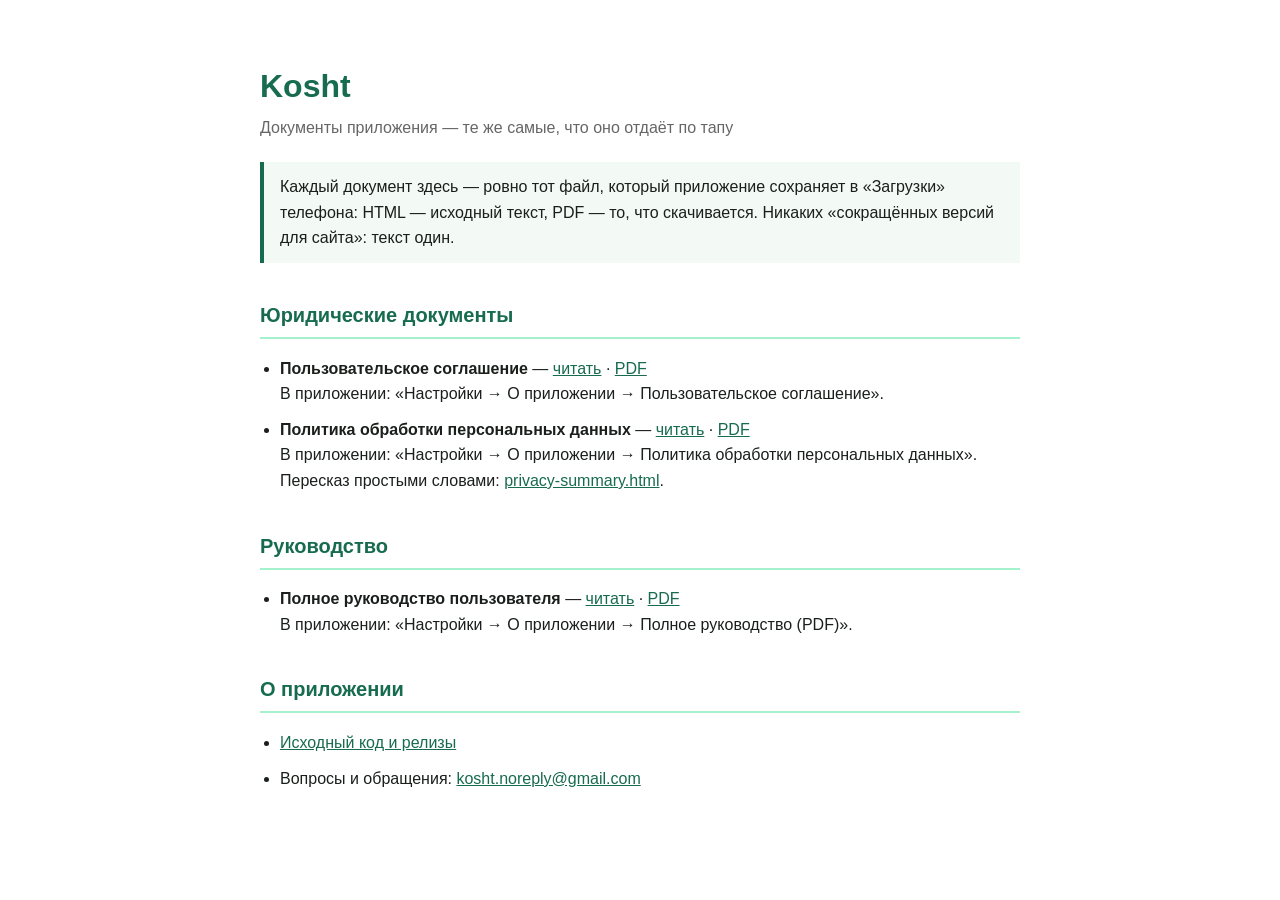
<file: docs/index.html>
<!DOCTYPE html>
<html lang="ru">
<head>
<meta charset="utf-8">
<meta name="viewport" content="width=device-width, initial-scale=1">
<title>Kosht — документы</title>
<style>
  body { font-family: 'Segoe UI', Roboto, sans-serif; max-width: 760px; margin: 0 auto;
         padding: 40px 20px 64px; color: #1a1f1c; line-height: 1.6; }
  h1 { color: #176B4E; margin-bottom: 2px; }
  .sub { color: #666; margin-top: 0; }
  h2 { color: #176B4E; margin-top: 36px; border-bottom: 2px solid #A4F2CD;
       padding-bottom: 6px; font-size: 20px; }
  a { color: #176B4E; }
  ul { padding-left: 20px; }
  li { margin: 10px 0; }
  .note { background: #f3faf6; border-left: 4px solid #176B4E; padding: 12px 16px;
          margin: 22px 0; }
</style>
</head>
<body>

<h1>Kosht</h1>
<p class="sub">Документы приложения — те же самые, что оно отдаёт по тапу</p>

<div class="note">
  Каждый документ здесь — ровно тот файл, который приложение сохраняет в
  «Загрузки» телефона: HTML — исходный текст, PDF — то, что скачивается.
  Никаких «сокращённых версий для сайта»: текст один.
</div>

<h2>Юридические документы</h2>
<ul>
  <li><b>Пользовательское соглашение</b> —
      <a href="legal/terms.html">читать</a> ·
      <a href="legal/terms.pdf">PDF</a><br>
      В приложении: «Настройки → О приложении → Пользовательское соглашение».</li>
  <li><b>Политика обработки персональных данных</b> —
      <a href="legal/privacy-policy.html">читать</a> ·
      <a href="legal/privacy-policy.pdf">PDF</a><br>
      В приложении: «Настройки → О приложении → Политика обработки персональных
      данных». Пересказ простыми словами:
      <a href="privacy-summary.html">privacy-summary.html</a>.</li>
</ul>

<h2>Руководство</h2>
<ul>
  <li><b>Полное руководство пользователя</b> —
      <a href="manual.html">читать</a> ·
      <a href="MANUAL.pdf">PDF</a><br>
      В приложении: «Настройки → О приложении → Полное руководство (PDF)».</li>
</ul>

<h2>О приложении</h2>
<ul>
  <li><a href="https://github.com/mLastovskyy/Kosht">Исходный код и релизы</a></li>
  <li>Вопросы и обращения:
      <a href="mailto:kosht.noreply@gmail.com">kosht.noreply@gmail.com</a></li>
</ul>

</body>
</html>
</file>
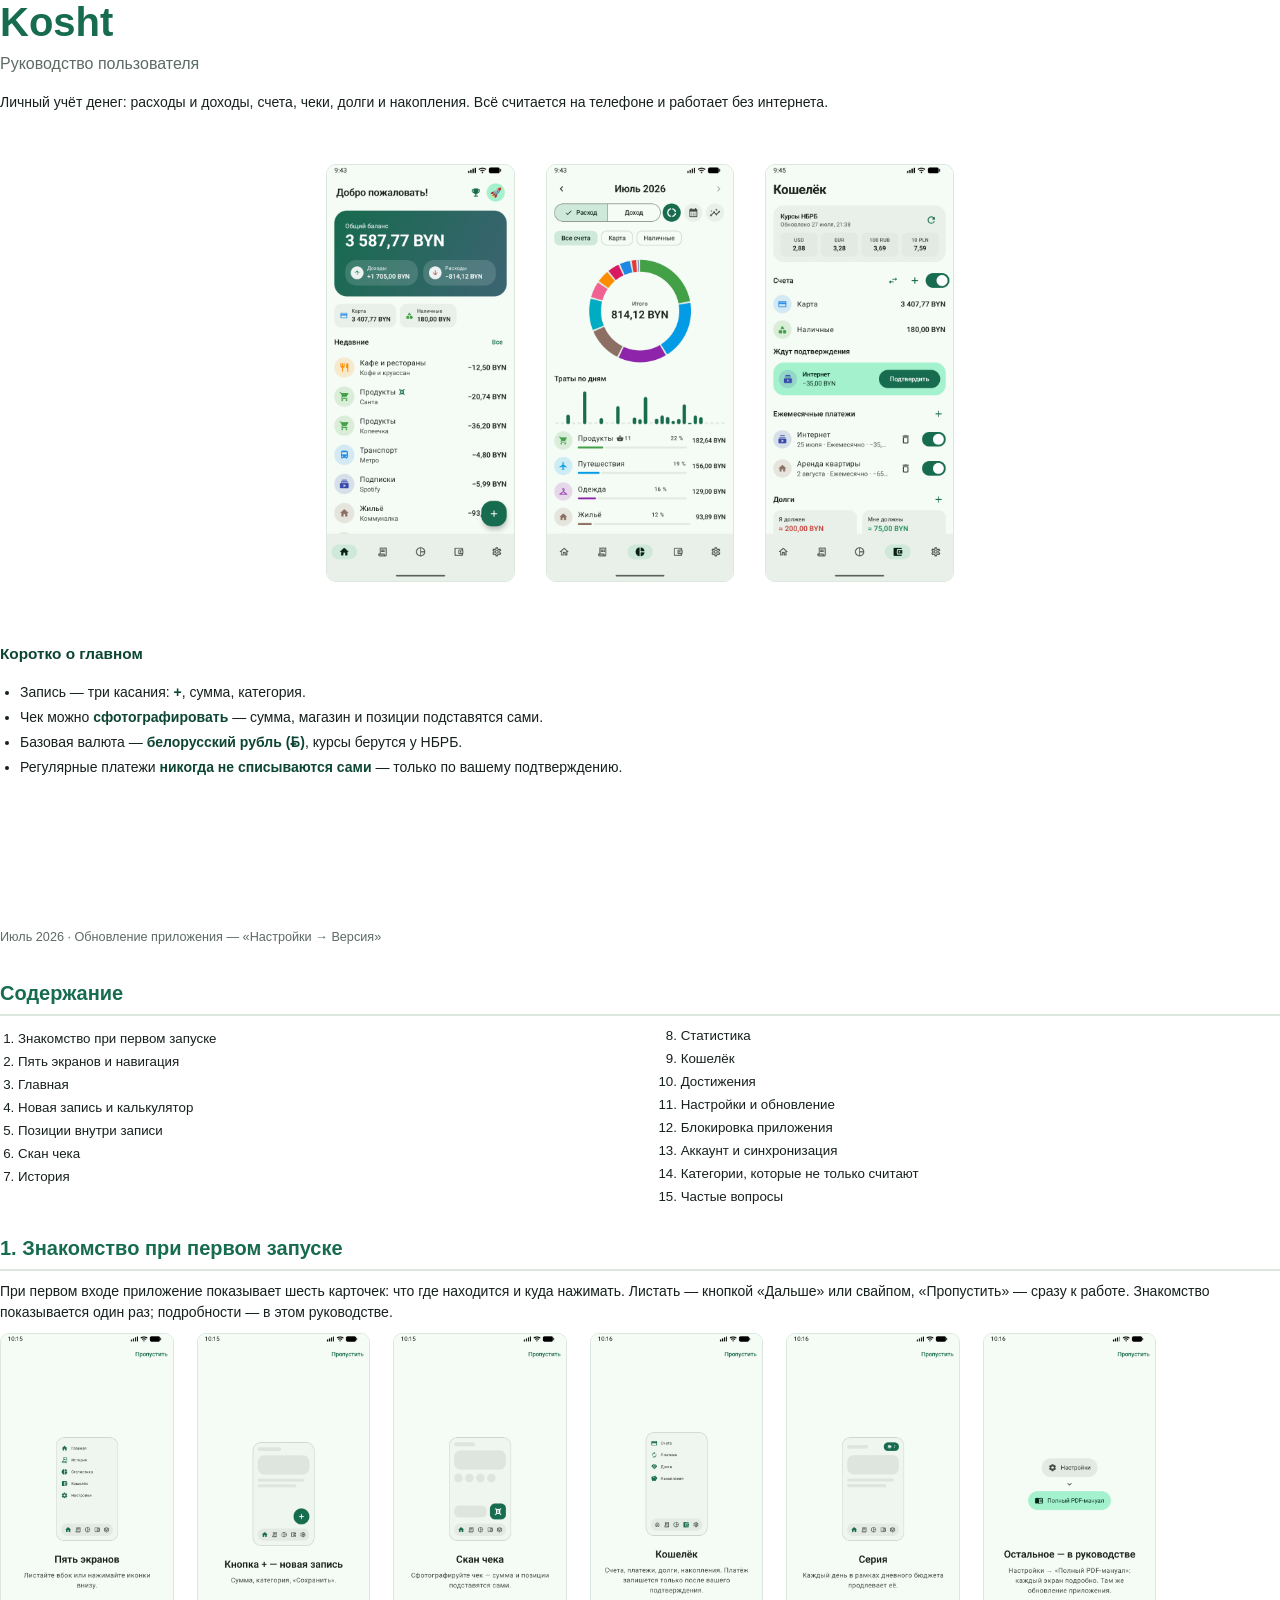
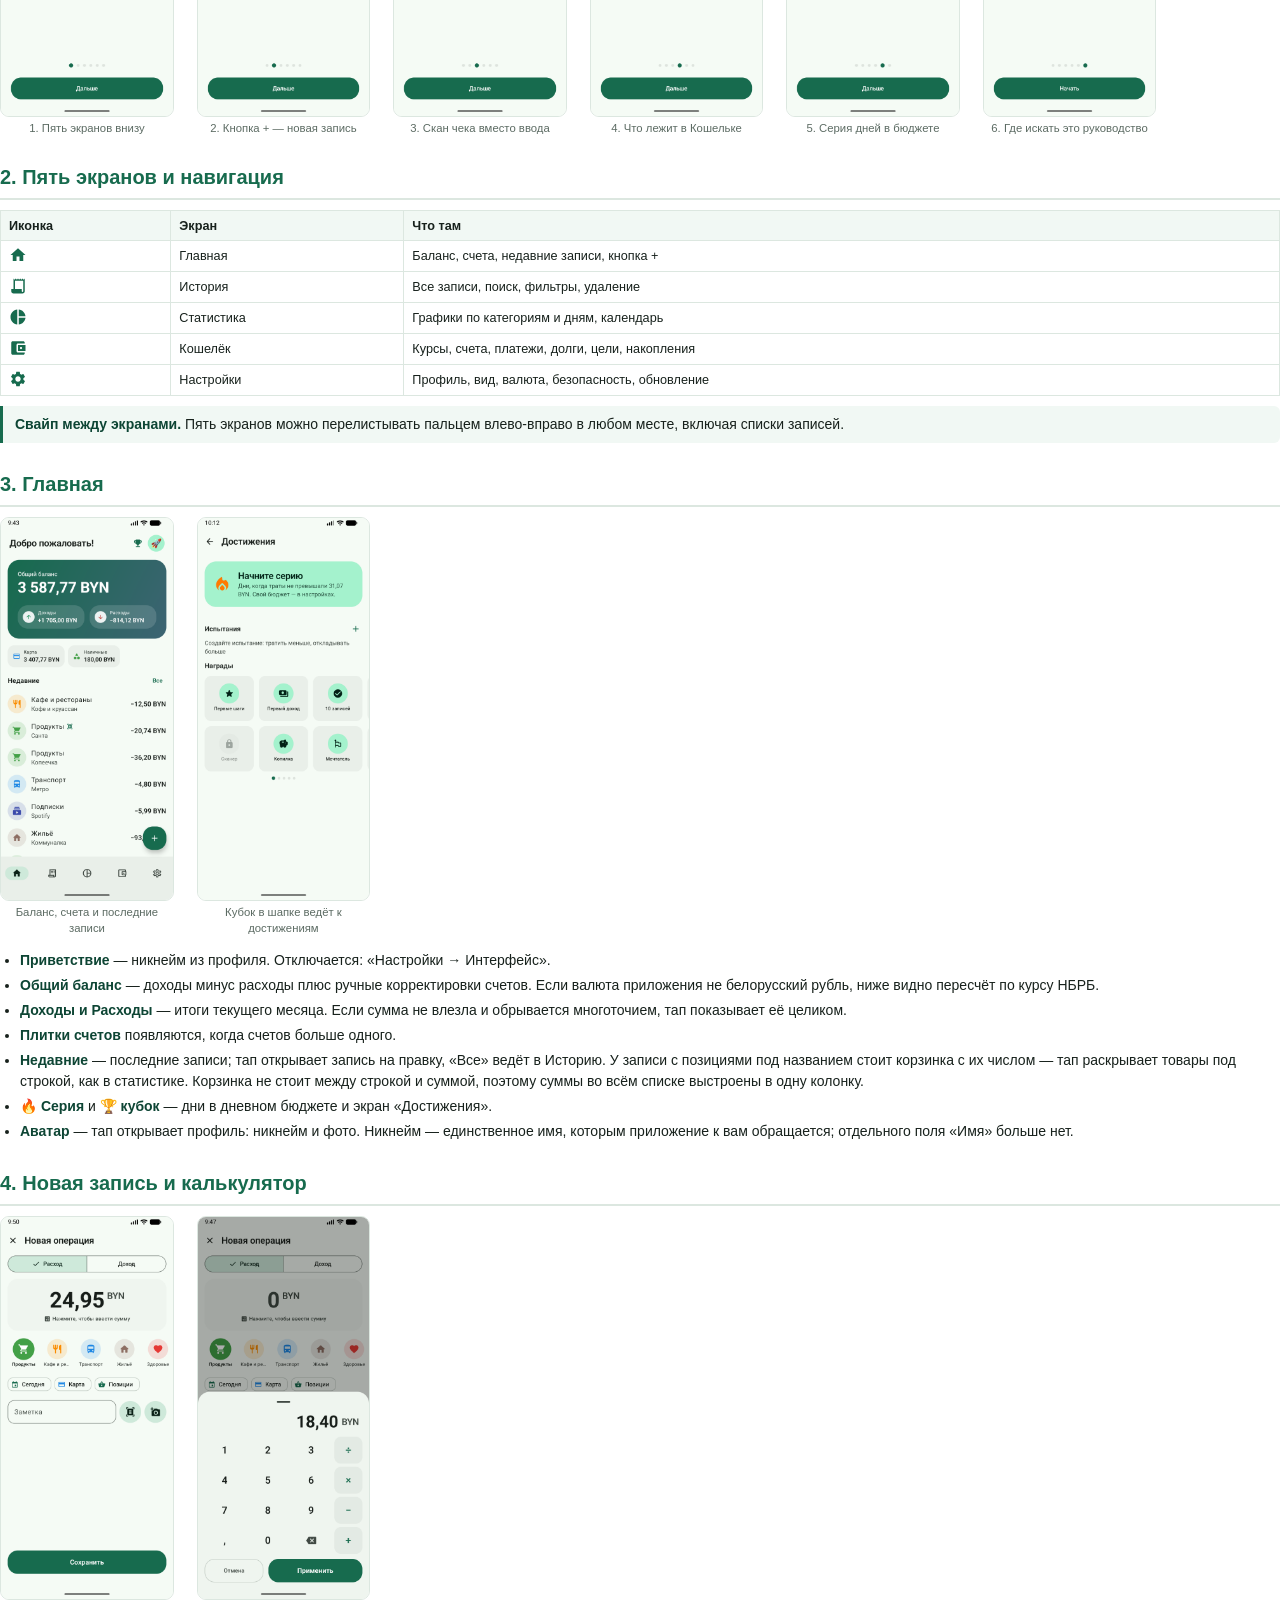
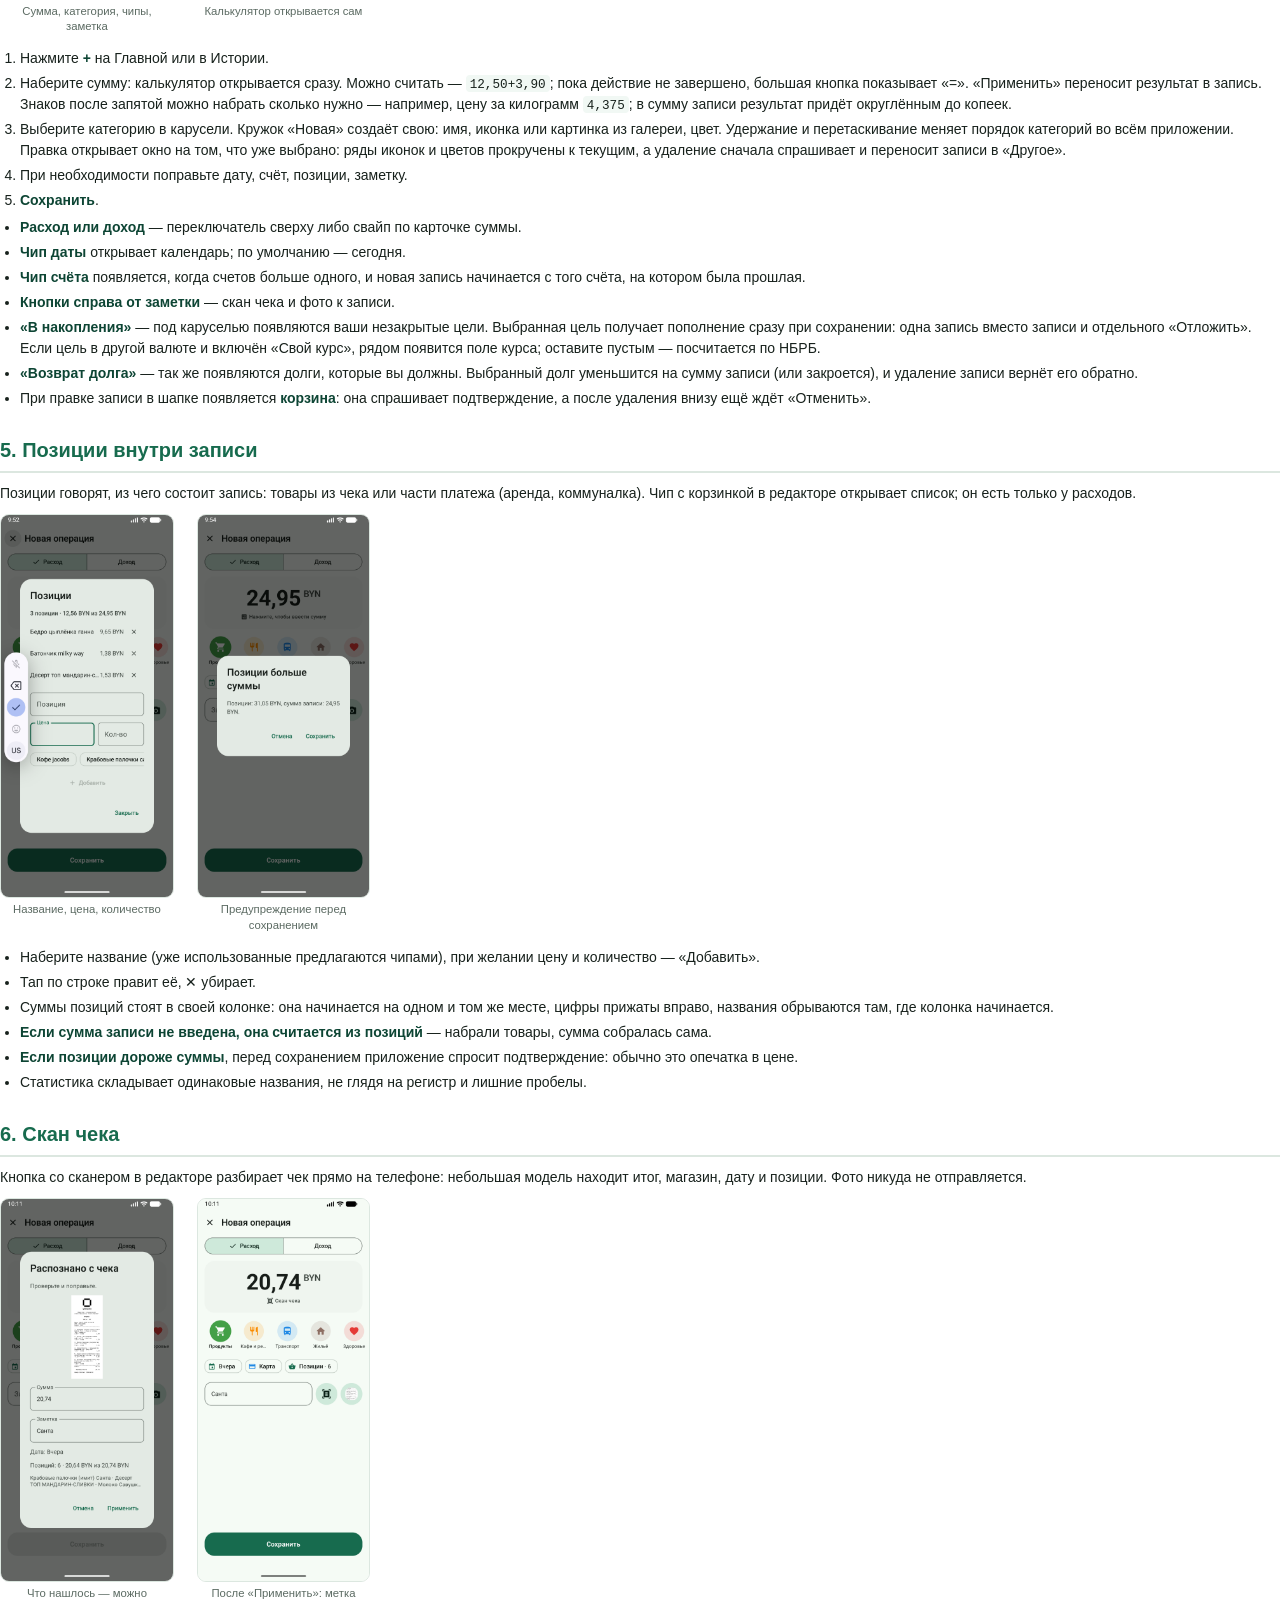
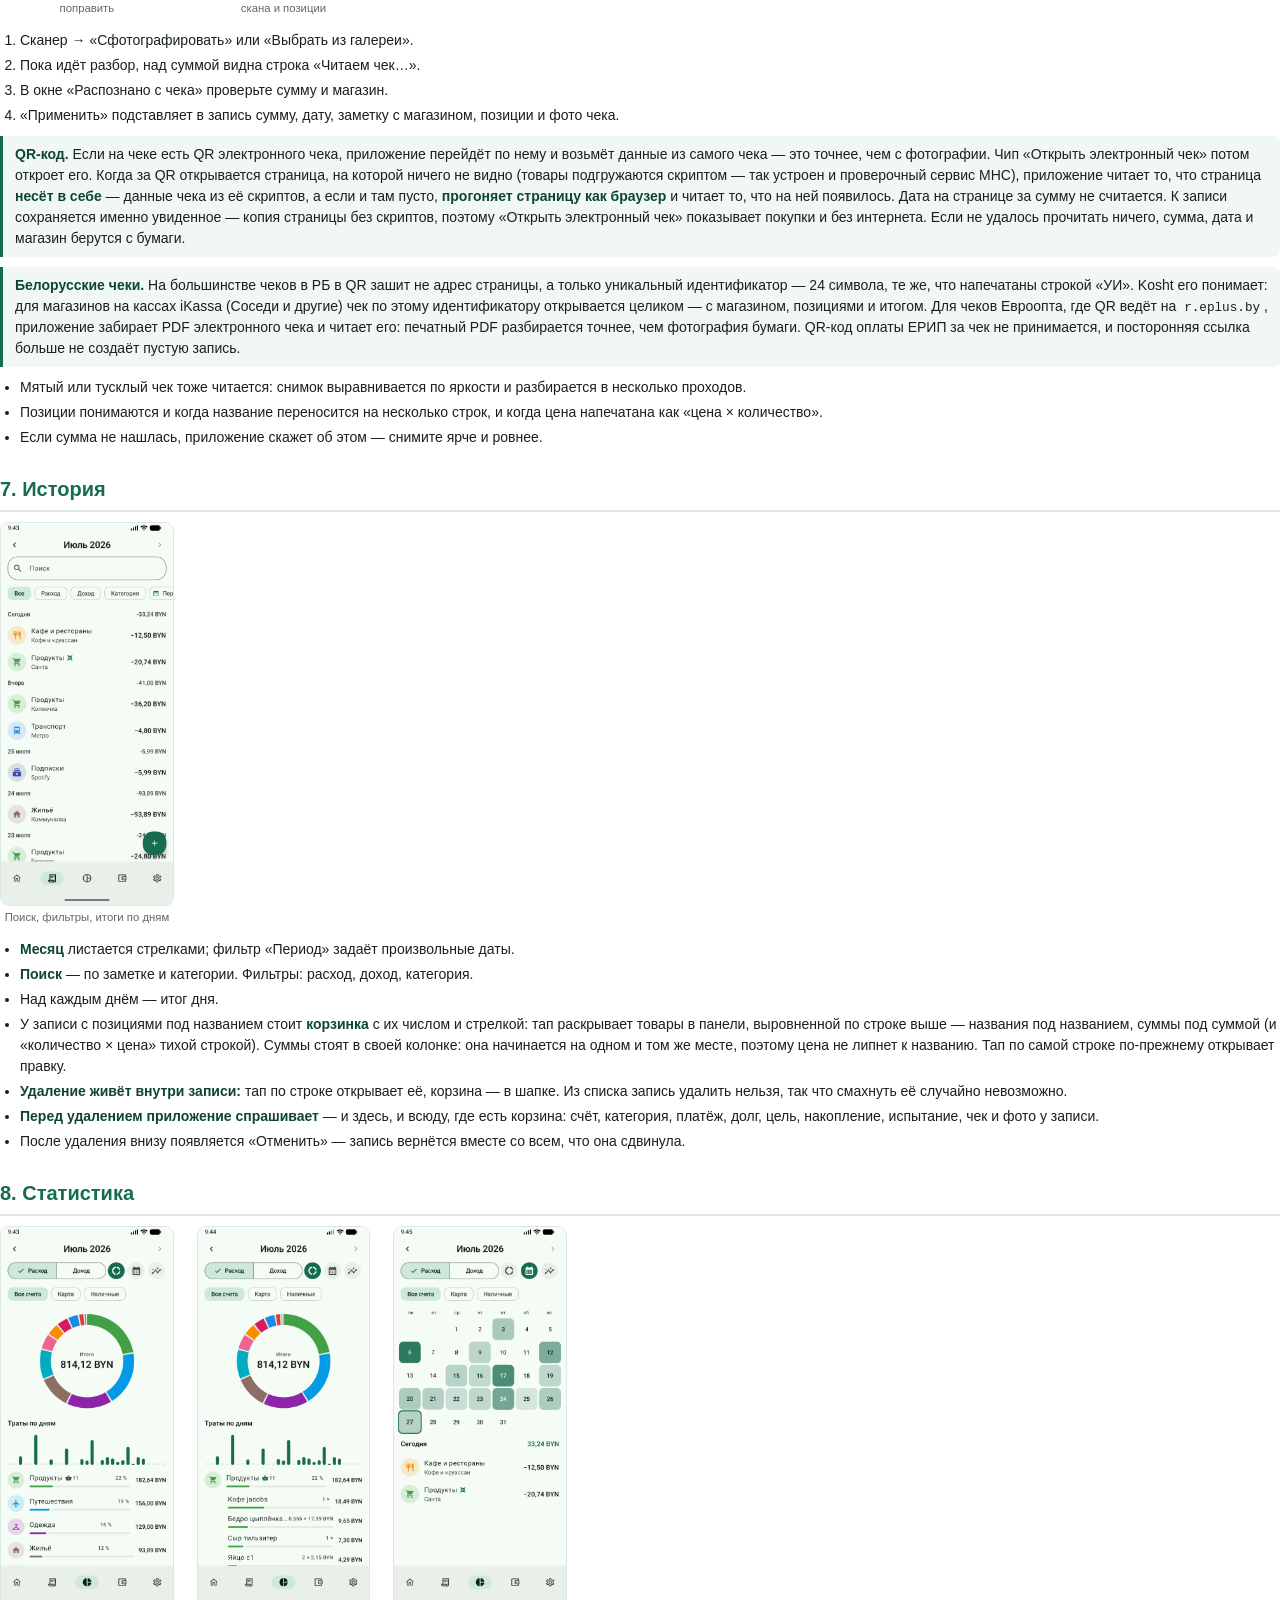
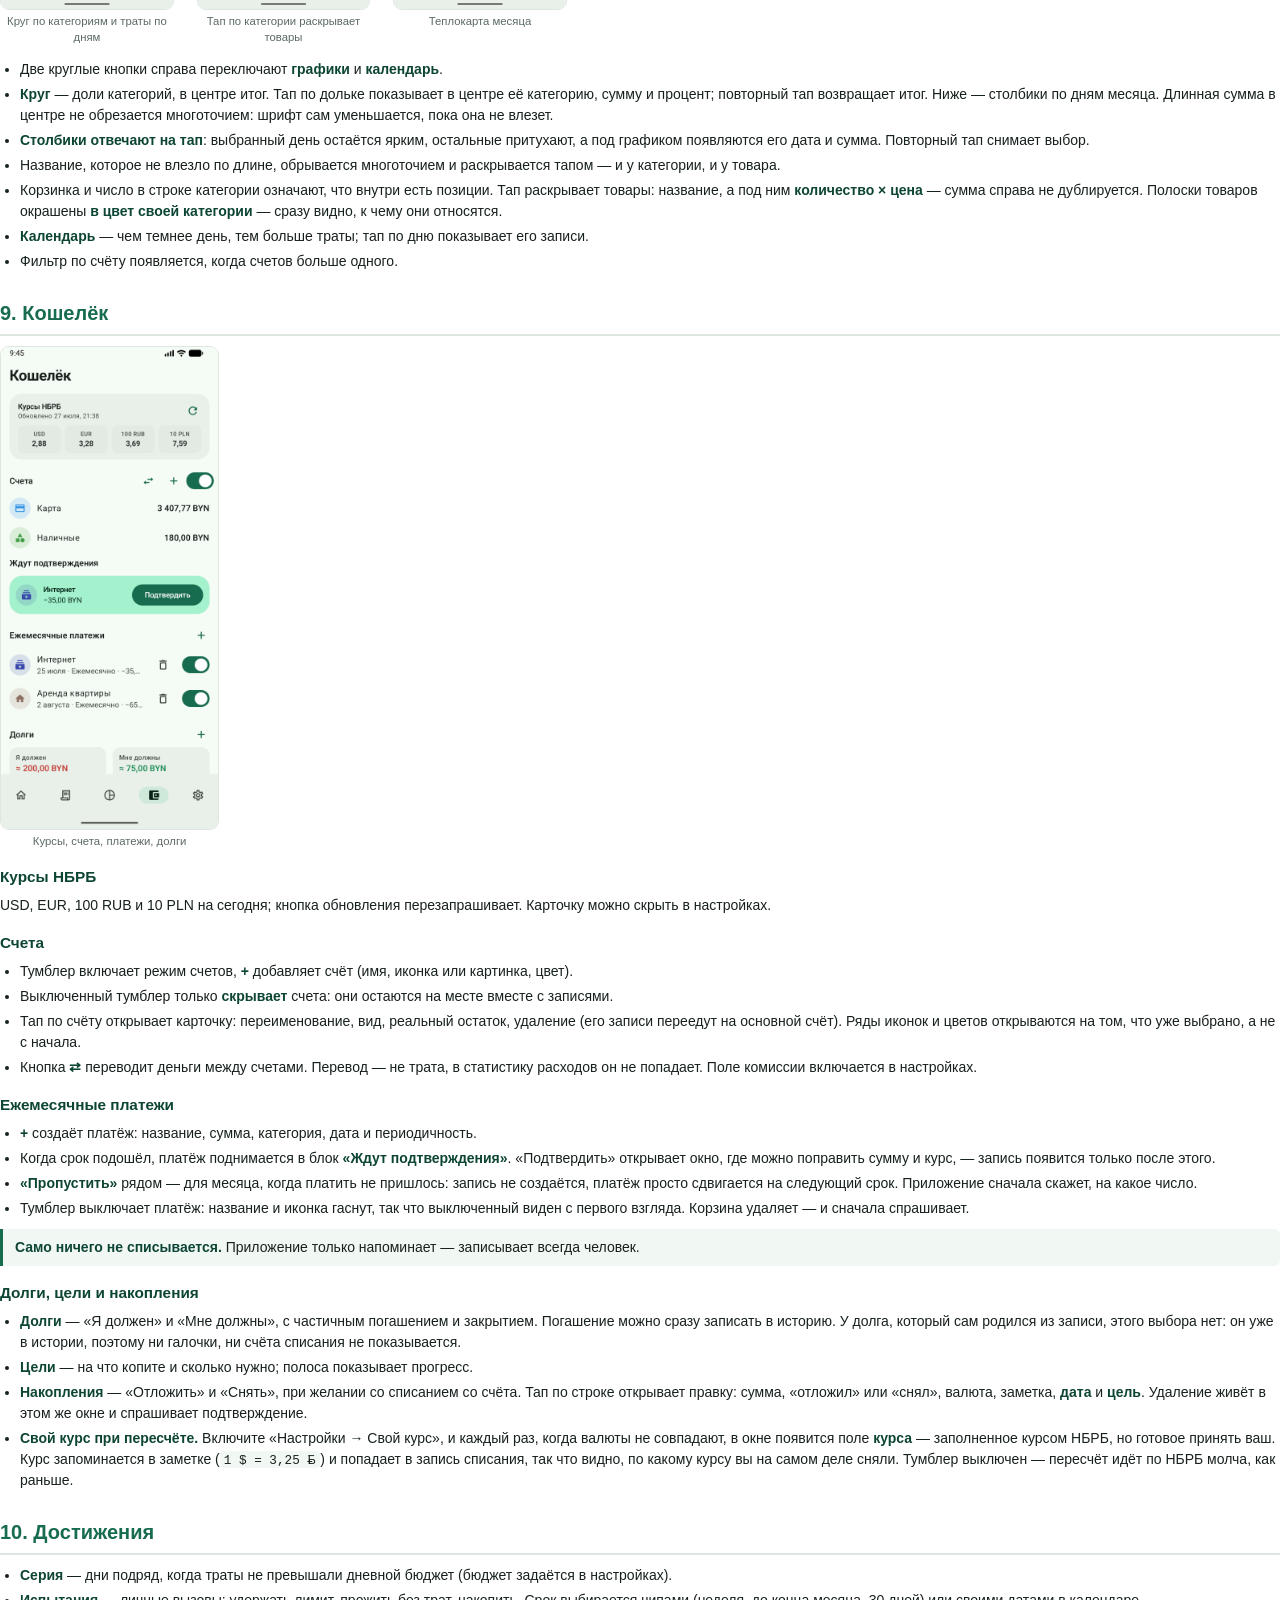
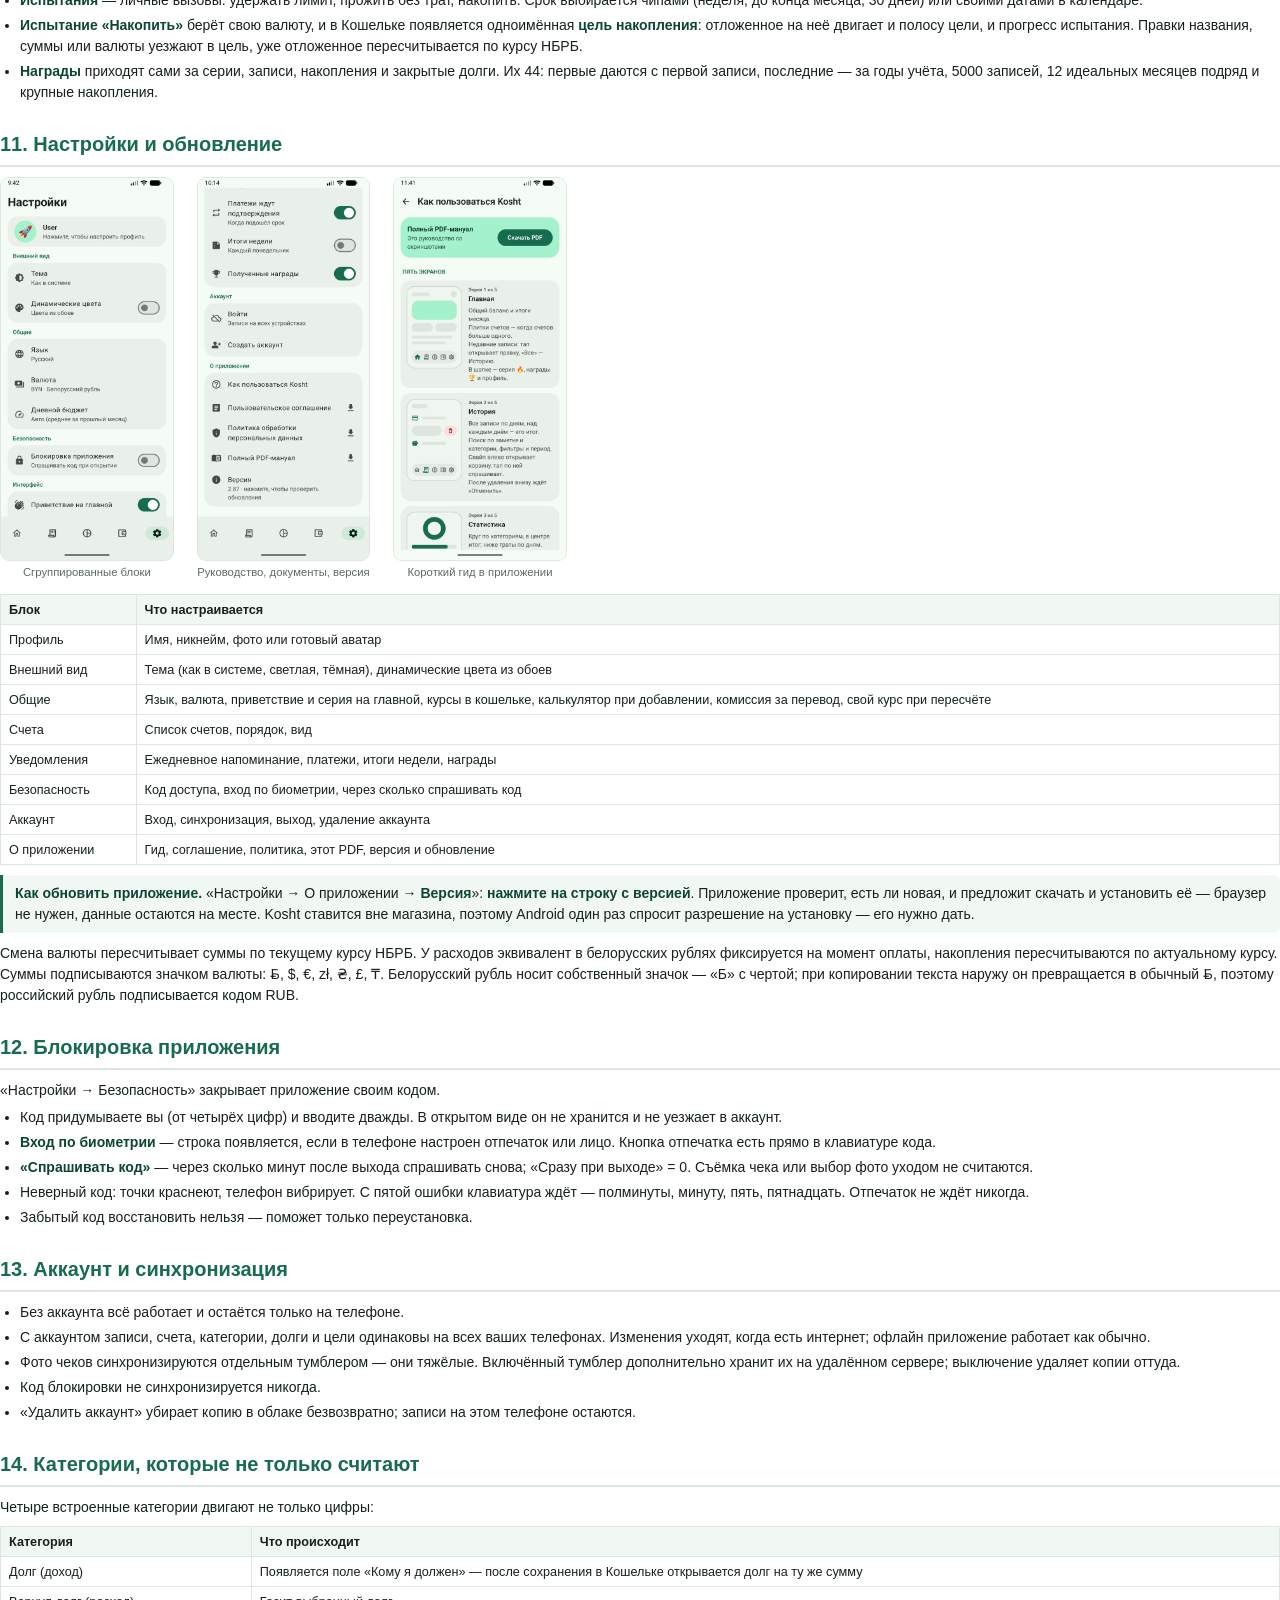
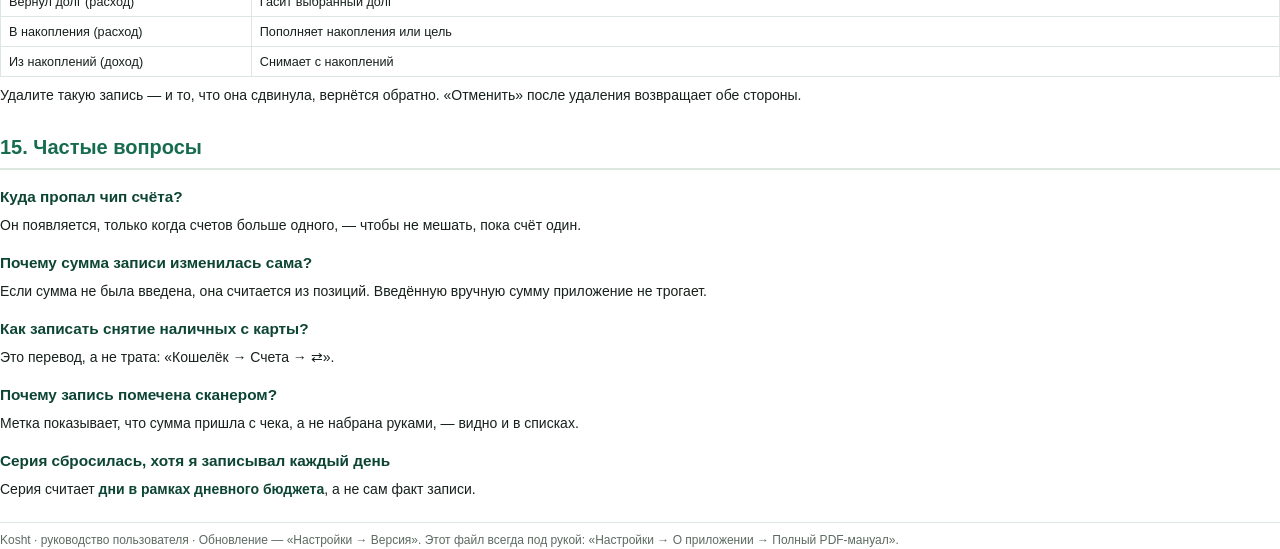
<file: docs/manual.html>
<!DOCTYPE html>
<html lang="ru">
<head>
<meta charset="utf-8">
<title>Kosht — руководство пользователя</title>
<style>
  @page { size: A4; margin: 16mm 14mm; }

  :root {
    --ink: #17211c;
    --muted: #5c6b63;
    --brand: #176B4E;
    --line: #dce7e0;
    --soft: #f1f8f4;
  }

  * { box-sizing: border-box; }

  @font-face {
    font-family: 'Kosht Rubel';
    src: url('rubel.ttf');
  }

  body {
    font-family: 'Kosht Rubel', 'Segoe UI', Roboto, sans-serif;
    color: var(--ink);
    font-size: 10.5pt;
    line-height: 1.5;
    margin: 0;
  }

  h1 { font-size: 30pt; line-height: 1.15; margin: 0 0 6px; color: var(--brand); }
  h2 {
    font-size: 15pt;
    margin: 26px 0 10px;
    padding-bottom: 6px;
    border-bottom: 2px solid var(--line);
    color: var(--brand);
    page-break-after: avoid;
  }
  h3 { font-size: 11.5pt; margin: 16px 0 6px; color: #0d4534; page-break-after: avoid; }
  p { margin: 6px 0; }
  ul, ol { margin: 6px 0; padding-left: 20px; }
  li { margin: 4px 0; }
  b { color: #0d4534; }
  code {
    font-family: 'Kosht Rubel', Consolas, monospace;
    background: var(--soft);
    padding: 1px 4px;
    border-radius: 4px;
    font-size: 9.5pt;
  }

  .cover { height: 252mm; display: flex; flex-direction: column; page-break-after: always; }
  .cover .lead { color: var(--muted); font-size: 12pt; margin: 0 0 10px; }
  .cover .meta { color: var(--muted); font-size: 9.5pt; margin-top: auto; }
  .cover .strip { display: flex; gap: 8mm; justify-content: center; margin: 12mm 0; }
  .cover .strip img { width: 50mm; border-radius: 10px; border: 1px solid var(--line); }

  .toc { columns: 2; column-gap: 12mm; font-size: 10pt; }
  .toc ol { margin: 0; padding-left: 18px; }
  .toc li { margin: 3px 0; break-inside: avoid; }

  .shots {
    display: flex;
    flex-wrap: wrap;
    gap: 6mm;
    margin: 10px 0 14px;
    page-break-inside: avoid;
  }
  .shots figure { width: 46mm; margin: 0; }
  .shots figure img {
    width: 100%;
    display: block;
    border: 1px solid var(--line);
    border-radius: 9px;
  }
  .shots figcaption {
    color: var(--muted);
    font-size: 8.5pt;
    line-height: 1.35;
    margin-top: 4px;
    text-align: center;
  }
  .shots.wide figure { width: 58mm; }

  .note {
    background: var(--soft);
    border-left: 3px solid var(--brand);
    padding: 8px 12px;
    border-radius: 0 6px 6px 0;
    margin: 10px 0;
    page-break-inside: avoid;
  }

  table { border-collapse: collapse; width: 100%; margin: 8px 0; page-break-inside: avoid; }
  th, td { border: 1px solid var(--line); padding: 5px 8px; font-size: 9.5pt; vertical-align: top; }
  th { background: var(--soft); text-align: left; font-weight: 600; }
  td:first-child { white-space: nowrap; }

  .mi { width: 18px; height: 18px; vertical-align: -3px; fill: var(--brand); }

  footer {
    margin-top: 22px;
    padding-top: 8px;
    border-top: 1px solid var(--line);
    color: var(--muted);
    font-size: 9pt;
  }
</style>
</head>
<body>

<section class="cover">
  <h1>Kosht</h1>
  <p class="lead">Руководство пользователя</p>
  <p>Личный учёт денег: расходы и доходы, счета, чеки, долги и накопления.
     Всё считается на телефоне и работает без интернета.</p>

  <div class="strip">
    <img src="screenshots/ru/home.png" alt="Главная">
    <img src="screenshots/ru/stats.png" alt="Статистика">
    <img src="screenshots/ru/wallet.png" alt="Кошелёк">
  </div>

  <h3>Коротко о главном</h3>
  <ul>
    <li>Запись — три касания: <b>+</b>, сумма, категория.</li>
    <li>Чек можно <b>сфотографировать</b> — сумма, магазин и позиции подставятся сами.</li>
    <li>Базовая валюта — <b>белорусский рубль (₽)</b>, курсы берутся у НБРБ.</li>
    <li>Регулярные платежи <b>никогда не списываются сами</b> — только по вашему подтверждению.</li>
  </ul>

  <p class="meta">Июль 2026 · Обновление приложения — «Настройки → Версия»</p>
</section>

<h2>Содержание</h2>
<div class="toc">
  <ol>
    <li>Знакомство при первом запуске</li>
    <li>Пять экранов и навигация</li>
    <li>Главная</li>
    <li>Новая запись и калькулятор</li>
    <li>Позиции внутри записи</li>
    <li>Скан чека</li>
    <li>История</li>
    <li>Статистика</li>
    <li>Кошелёк</li>
    <li>Достижения</li>
    <li>Настройки и обновление</li>
    <li>Блокировка приложения</li>
    <li>Аккаунт и синхронизация</li>
    <li>Категории, которые не только считают</li>
    <li>Частые вопросы</li>
  </ol>
</div>

<h2>1. Знакомство при первом запуске</h2>
<p>При первом входе приложение показывает шесть карточек: что где находится и куда нажимать.
   Листать — кнопкой «Дальше» или свайпом, «Пропустить» — сразу к работе.
   Знакомство показывается один раз; подробности — в этом руководстве.</p>

<div class="shots">
  <figure><img src="screenshots/ru/tour1.png" alt="Пять экранов"><figcaption>1. Пять экранов внизу</figcaption></figure>
  <figure><img src="screenshots/ru/tour2.png" alt="Кнопка плюс"><figcaption>2. Кнопка + — новая запись</figcaption></figure>
  <figure><img src="screenshots/ru/tour3.png" alt="Скан чека"><figcaption>3. Скан чека вместо ввода</figcaption></figure>
  <figure><img src="screenshots/ru/tour4.png" alt="Кошелёк"><figcaption>4. Что лежит в Кошельке</figcaption></figure>
  <figure><img src="screenshots/ru/tour5.png" alt="Серия"><figcaption>5. Серия дней в бюджете</figcaption></figure>
  <figure><img src="screenshots/ru/tour6.png" alt="Руководство"><figcaption>6. Где искать это руководство</figcaption></figure>
</div>

<h2>2. Пять экранов и навигация</h2>
<table>
<tr><th>Иконка</th><th>Экран</th><th>Что там</th></tr>
<tr><td><svg class="mi" viewBox="0 0 24 24"><path d="M10 20v-6h4v6h5v-8h3L12 3 2 12h3v8z"/></svg></td><td>Главная</td><td>Баланс, счета, недавние записи, кнопка +</td></tr>
<tr><td><svg class="mi" viewBox="0 0 24 24"><path d="M19.5 3.5 18 2l-1.5 1.5L15 2l-1.5 1.5L12 2l-1.5 1.5L9 2 7.5 3.5 6 2v14H3v3c0 1.66 1.34 3 3 3h12c1.66 0 3-1.34 3-3V2l-1.5 1.5zM19 19c0 .55-.45 1-1 1s-1-.45-1-1v-3H8V5h11v14z"/></svg></td><td>История</td><td>Все записи, поиск, фильтры, удаление</td></tr>
<tr><td><svg class="mi" viewBox="0 0 24 24"><path d="M11 2v20c-5.07-.5-9-4.79-9-10s3.93-9.5 9-10zm2.03 0v8.99H22c-.47-4.74-4.24-8.52-8.97-8.99zm0 11.01V22c4.74-.47 8.5-4.25 8.97-8.99h-8.97z"/></svg></td><td>Статистика</td><td>Графики по категориям и дням, календарь</td></tr>
<tr><td><svg class="mi" viewBox="0 0 24 24"><path d="M21 18v1c0 1.1-.9 2-2 2H5c-1.11 0-2-.9-2-2V5c0-1.1.89-2 2-2h14c1.1 0 2 .9 2 2v1h-9c-1.11 0-2 .9-2 2v8c0 1.1.89 2 2 2h9zm-9-2h10V8H12v8zm4-2.5c-.83 0-1.5-.67-1.5-1.5s.67-1.5 1.5-1.5 1.5.67 1.5 1.5-.67 1.5-1.5 1.5z"/></svg></td><td>Кошелёк</td><td>Курсы, счета, платежи, долги, цели, накопления</td></tr>
<tr><td><svg class="mi" viewBox="0 0 24 24"><path d="M19.14 12.94c.04-.3.06-.61.06-.94 0-.32-.02-.64-.07-.94l2.03-1.58c.18-.14.23-.41.12-.61l-1.92-3.32c-.12-.22-.37-.29-.59-.22l-2.39.96c-.5-.38-1.03-.7-1.62-.94l-.36-2.54c-.04-.24-.24-.41-.48-.41h-3.84c-.24 0-.43.17-.47.41l-.36 2.54c-.59.24-1.13.57-1.62.94l-2.39-.96c-.22-.08-.47 0-.59.22L2.74 8.87c-.12.21-.08.47.12.61l2.03 1.58c-.05.3-.09.63-.09.94s.02.64.07.94l-2.03 1.58c-.18.14-.23.41-.12.61l1.92 3.32c.12.22.37.29.59.22l2.39-.96c.5.38 1.03.7 1.62.94l.36 2.54c.05.24.24.41.48.41h3.84c.24 0 .44-.17.47-.41l.36-2.54c.59-.24 1.13-.56 1.62-.94l2.39.96c.22.08.47 0 .59-.22l1.92-3.32c.12-.22.07-.47-.12-.61l-2.01-1.58zM12 15.6c-1.98 0-3.6-1.62-3.6-3.6s1.62-3.6 3.6-3.6 3.6 1.62 3.6 3.6-1.62 3.6-3.6 3.6z"/></svg></td><td>Настройки</td><td>Профиль, вид, валюта, безопасность, обновление</td></tr>
</table>

<div class="note"><b>Свайп между экранами.</b> Пять экранов можно перелистывать пальцем влево-вправо
в любом месте, включая списки записей.</div>

<h2>3. Главная</h2>
<div class="shots">
  <figure><img src="screenshots/ru/home.png" alt="Главная"><figcaption>Баланс, счета и последние записи</figcaption></figure>
  <figure><img src="screenshots/ru/achievements.png" alt="Достижения"><figcaption>Кубок в шапке ведёт к достижениям</figcaption></figure>
</div>
<ul>
  <li><b>Приветствие</b> — никнейм из профиля. Отключается: «Настройки → Интерфейс».</li>
  <li><b>Общий баланс</b> — доходы минус расходы плюс ручные корректировки счетов.
      Если валюта приложения не белорусский рубль, ниже видно пересчёт по курсу НБРБ.</li>
  <li><b>Доходы и Расходы</b> — итоги текущего месяца. Если сумма не влезла и обрывается
      многоточием, тап показывает её целиком.</li>
  <li><b>Плитки счетов</b> появляются, когда счетов больше одного.</li>
  <li><b>Недавние</b> — последние записи; тап открывает запись на правку, «Все» ведёт в Историю.
      У записи с позициями под названием стоит корзинка с их числом — тап раскрывает товары
      под строкой, как в статистике. Корзинка не стоит между строкой и суммой, поэтому
      суммы во всём списке выстроены в одну колонку.</li>
  <li><b>🔥 Серия</b> и <b>🏆 кубок</b> — дни в дневном бюджете и экран «Достижения».</li>
  <li><b>Аватар</b> — тап открывает профиль: никнейм и фото. Никнейм — единственное имя,
      которым приложение к вам обращается; отдельного поля «Имя» больше нет.</li>
</ul>

<h2>4. Новая запись и калькулятор</h2>
<div class="shots">
  <figure><img src="screenshots/ru/editor.png" alt="Редактор"><figcaption>Сумма, категория, чипы, заметка</figcaption></figure>
  <figure><img src="screenshots/ru/calculator.png" alt="Калькулятор"><figcaption>Калькулятор открывается сам</figcaption></figure>
</div>
<ol>
  <li>Нажмите <b>+</b> на Главной или в Истории.</li>
  <li>Наберите сумму: калькулятор открывается сразу. Можно считать — <code>12,50+3,90</code>;
      пока действие не завершено, большая кнопка показывает «=». «Применить» переносит результат в запись.
      Знаков после запятой можно набрать сколько нужно — например, цену за килограмм <code>4,375</code>;
      в сумму записи результат придёт округлённым до копеек.</li>
  <li>Выберите категорию в карусели. Кружок «Новая» создаёт свою: имя, иконка или картинка из галереи, цвет.
      Удержание и перетаскивание меняет порядок категорий во всём приложении.
      Правка открывает окно на том, что уже выбрано: ряды иконок и цветов прокручены
      к текущим, а удаление сначала спрашивает и переносит записи в «Другое».</li>
  <li>При необходимости поправьте дату, счёт, позиции, заметку.</li>
  <li><b>Сохранить</b>.</li>
</ol>
<ul>
  <li><b>Расход или доход</b> — переключатель сверху либо свайп по карточке суммы.</li>
  <li><b>Чип даты</b> открывает календарь; по умолчанию — сегодня.</li>
  <li><b>Чип счёта</b> появляется, когда счетов больше одного, и новая запись начинается
      с того счёта, на котором была прошлая.</li>
  <li><b>Кнопки справа от заметки</b> — скан чека и фото к записи.</li>
  <li><b>«В накопления»</b> — под каруселью появляются ваши незакрытые цели. Выбранная цель
      получает пополнение сразу при сохранении: одна запись вместо записи и отдельного «Отложить».
      Если цель в другой валюте и включён «Свой курс», рядом появится поле курса;
      оставите пустым — посчитается по НБРБ.</li>
  <li><b>«Возврат долга»</b> — так же появляются долги, которые вы должны. Выбранный долг
      уменьшится на сумму записи (или закроется), и удаление записи вернёт его обратно.</li>
  <li>При правке записи в шапке появляется <b>корзина</b>: она спрашивает подтверждение,
      а после удаления внизу ещё ждёт «Отменить».</li>
</ul>

<h2>5. Позиции внутри записи</h2>
<p>Позиции говорят, из чего состоит запись: товары из чека или части платежа (аренда, коммуналка).
   Чип с корзинкой в редакторе открывает список; он есть только у расходов.</p>
<div class="shots">
  <figure><img src="screenshots/ru/items-dialog.png" alt="Позиции"><figcaption>Название, цена, количество</figcaption></figure>
  <figure><img src="screenshots/ru/items-over.png" alt="Позиции больше суммы"><figcaption>Предупреждение перед сохранением</figcaption></figure>
</div>
<ul>
  <li>Наберите название (уже использованные предлагаются чипами), при желании цену и количество — «Добавить».</li>
  <li>Тап по строке правит её, ✕ убирает.</li>
  <li>Суммы позиций стоят в своей колонке: она начинается на одном и том же месте,
      цифры прижаты вправо, названия обрываются там, где колонка начинается.</li>
  <li><b>Если сумма записи не введена, она считается из позиций</b> — набрали товары, сумма собралась сама.</li>
  <li><b>Если позиции дороже суммы</b>, перед сохранением приложение спросит подтверждение:
      обычно это опечатка в цене.</li>
  <li>Статистика складывает одинаковые названия, не глядя на регистр и лишние пробелы.</li>
</ul>

<h2>6. Скан чека</h2>
<p>Кнопка со сканером в редакторе разбирает чек прямо на телефоне: небольшая модель находит
   итог, магазин, дату и позиции. Фото никуда не отправляется.</p>
<div class="shots">
  <figure><img src="screenshots/ru/scan-review.png" alt="Распознано с чека"><figcaption>Что нашлось — можно поправить</figcaption></figure>
  <figure><img src="screenshots/ru/editor-scanned.png" alt="Запись с чека"><figcaption>После «Применить»: метка скана и позиции</figcaption></figure>
</div>
<ol>
  <li>Сканер → «Сфотографировать» или «Выбрать из галереи».</li>
  <li>Пока идёт разбор, над суммой видна строка «Читаем чек…».</li>
  <li>В окне «Распознано с чека» проверьте сумму и магазин.</li>
  <li>«Применить» подставляет в запись сумму, дату, заметку с магазином, позиции и фото чека.</li>
</ol>
<div class="note"><b>QR-код.</b> Если на чеке есть QR электронного чека, приложение перейдёт по нему
и возьмёт данные из самого чека — это точнее, чем с фотографии. Чип «Открыть электронный чек» потом откроет его.
Когда за QR открывается страница, на которой ничего не видно (товары подгружаются скриптом — так устроен
и проверочный сервис МНС), приложение читает то, что страница <b>несёт в себе</b> — данные чека из её скриптов,
а если и там пусто, <b>прогоняет страницу как браузер</b> и читает то, что на ней появилось. Дата на странице
за сумму не считается. К записи сохраняется именно увиденное — копия страницы без скриптов, поэтому
«Открыть электронный чек» показывает покупки и без интернета. Если не удалось прочитать ничего, сумма,
дата и магазин берутся с бумаги.</div>
<div class="note"><b>Белорусские чеки.</b> На большинстве чеков в РБ в QR зашит не адрес страницы,
а только уникальный идентификатор — 24 символа, те же, что напечатаны строкой «УИ». Kosht его понимает:
для магазинов на кассах iKassa (Соседи и другие) чек по этому идентификатору открывается целиком —
с магазином, позициями и итогом. Для чеков Евроопта, где QR ведёт на <code>r.eplus.by</code>, приложение
забирает PDF электронного чека и читает его: печатный PDF разбирается точнее, чем фотография бумаги.
QR-код оплаты ЕРИП за чек не принимается, и посторонняя ссылка больше не создаёт пустую запись.</div>
<ul>
  <li>Мятый или тусклый чек тоже читается: снимок выравнивается по яркости и разбирается в несколько проходов.</li>
  <li>Позиции понимаются и когда название переносится на несколько строк, и когда цена напечатана
      как «цена × количество».</li>
  <li>Если сумма не нашлась, приложение скажет об этом — снимите ярче и ровнее.</li>
</ul>

<h2>7. История</h2>
<div class="shots">
  <figure><img src="screenshots/ru/history.png" alt="История"><figcaption>Поиск, фильтры, итоги по дням</figcaption></figure>
</div>
<ul>
  <li><b>Месяц</b> листается стрелками; фильтр «Период» задаёт произвольные даты.</li>
  <li><b>Поиск</b> — по заметке и категории. Фильтры: расход, доход, категория.</li>
  <li>Над каждым днём — итог дня.</li>
  <li>У записи с позициями под названием стоит <b>корзинка</b> с их числом и стрелкой: тап раскрывает
      товары в панели, выровненной по строке выше — названия под названием, суммы под суммой
      (и «количество × цена» тихой строкой). Суммы стоят в своей колонке: она начинается
      на одном и том же месте, поэтому цена не липнет к названию.
      Тап по самой строке по-прежнему открывает правку.</li>
  <li><b>Удаление живёт внутри записи:</b> тап по строке открывает её, корзина — в шапке.
      Из списка запись удалить нельзя, так что смахнуть её случайно невозможно.</li>
  <li><b>Перед удалением приложение спрашивает</b> — и здесь, и всюду, где есть корзина:
      счёт, категория, платёж, долг, цель, накопление, испытание, чек и фото у записи.</li>
  <li>После удаления внизу появляется «Отменить» — запись вернётся вместе со всем, что она сдвинула.</li>
</ul>

<h2>8. Статистика</h2>
<div class="shots">
  <figure><img src="screenshots/ru/stats.png" alt="Графики"><figcaption>Круг по категориям и траты по дням</figcaption></figure>
  <figure><img src="screenshots/ru/stats-items.png" alt="Позиции"><figcaption>Тап по категории раскрывает товары</figcaption></figure>
  <figure><img src="screenshots/ru/calendar.png" alt="Календарь"><figcaption>Теплокарта месяца</figcaption></figure>
</div>
<ul>
  <li>Две круглые кнопки справа переключают <b>графики</b> и <b>календарь</b>.</li>
  <li><b>Круг</b> — доли категорий, в центре итог. Тап по дольке показывает в центре её
      категорию, сумму и процент; повторный тап возвращает итог. Ниже — столбики по дням месяца.
      Длинная сумма в центре не обрезается многоточием: шрифт сам уменьшается, пока она не влезет.</li>
  <li><b>Столбики отвечают на тап</b>: выбранный день остаётся ярким, остальные притухают,
      а под графиком появляются его дата и сумма. Повторный тап снимает выбор.</li>
  <li>Название, которое не влезло по длине, обрывается многоточием и раскрывается тапом —
      и у категории, и у товара.</li>
  <li>Корзинка и число в строке категории означают, что внутри есть позиции.
      Тап раскрывает товары: название, а под ним <b>количество × цена</b> — сумма справа
      не дублируется. Полоски товаров окрашены <b>в цвет своей категории</b> —
      сразу видно, к чему они относятся.</li>
  <li><b>Календарь</b> — чем темнее день, тем больше траты; тап по дню показывает его записи.</li>
  <li>Фильтр по счёту появляется, когда счетов больше одного.</li>
</ul>

<h2>9. Кошелёк</h2>
<div class="shots wide">
  <figure><img src="screenshots/ru/wallet.png" alt="Кошелёк"><figcaption>Курсы, счета, платежи, долги</figcaption></figure>
</div>
<h3>Курсы НБРБ</h3>
<p>USD, EUR, 100 RUB и 10 PLN на сегодня; кнопка обновления перезапрашивает. Карточку можно скрыть в настройках.</p>
<h3>Счета</h3>
<ul>
  <li>Тумблер включает режим счетов, <b>+</b> добавляет счёт (имя, иконка или картинка, цвет).</li>
  <li>Выключенный тумблер только <b>скрывает</b> счета: они остаются на месте вместе с записями.</li>
  <li>Тап по счёту открывает карточку: переименование, вид, реальный остаток, удаление
      (его записи переедут на основной счёт). Ряды иконок и цветов открываются на том,
      что уже выбрано, а не с начала.</li>
  <li>Кнопка <b>⇄</b> переводит деньги между счетами. Перевод — не трата, в статистику расходов он не попадает.
      Поле комиссии включается в настройках.</li>
</ul>
<h3>Ежемесячные платежи</h3>
<ul>
  <li><b>+</b> создаёт платёж: название, сумма, категория, дата и периодичность.</li>
  <li>Когда срок подошёл, платёж поднимается в блок <b>«Ждут подтверждения»</b>.
      «Подтвердить» открывает окно, где можно поправить сумму и курс, — запись появится только после этого.</li>
  <li><b>«Пропустить»</b> рядом — для месяца, когда платить не пришлось: запись не создаётся,
      платёж просто сдвигается на следующий срок. Приложение сначала скажет, на какое число.</li>
  <li>Тумблер выключает платёж: название и иконка гаснут, так что выключенный виден с первого взгляда.
      Корзина удаляет — и сначала спрашивает.</li>
</ul>
<div class="note"><b>Само ничего не списывается.</b> Приложение только напоминает — записывает всегда человек.</div>
<h3>Долги, цели и накопления</h3>
<ul>
  <li><b>Долги</b> — «Я должен» и «Мне должны», с частичным погашением и закрытием.
      Погашение можно сразу записать в историю. У долга, который сам родился из записи,
      этого выбора нет: он уже в истории, поэтому ни галочки, ни счёта списания не показывается.</li>
  <li><b>Цели</b> — на что копите и сколько нужно; полоса показывает прогресс.</li>
  <li><b>Накопления</b> — «Отложить» и «Снять», при желании со списанием со счёта.
      Тап по строке открывает правку: сумма, «отложил» или «снял», валюта, заметка,
      <b>дата</b> и <b>цель</b>. Удаление живёт в этом же окне и спрашивает подтверждение.</li>
  <li><b>Свой курс при пересчёте.</b> Включите «Настройки → Свой курс», и каждый раз, когда
      валюты не совпадают, в окне появится поле <b>курса</b> — заполненное курсом НБРБ, но
      готовое принять ваш. Курс запоминается в заметке (<code>1 $ = 3,25 ₽</code>) и
      попадает в запись списания, так что видно, по какому курсу вы на самом деле сняли.
      Тумблер выключен — пересчёт идёт по НБРБ молча, как раньше.</li>
</ul>

<h2>10. Достижения</h2>
<ul>
  <li><b>Серия</b> — дни подряд, когда траты не превышали дневной бюджет (бюджет задаётся в настройках).</li>
  <li><b>Испытания</b> — личные вызовы: удержать лимит, прожить без трат, накопить.
      Срок выбирается чипами (неделя, до конца месяца, 30 дней) или своими датами в календаре.</li>
  <li><b>Испытание «Накопить»</b> берёт свою валюту, и в Кошельке появляется одноимённая
      <b>цель накопления</b>: отложенное на неё двигает и полосу цели, и прогресс испытания.
      Правки названия, суммы или валюты уезжают в цель, уже отложенное пересчитывается по курсу НБРБ.</li>
  <li><b>Награды</b> приходят сами за серии, записи, накопления и закрытые долги.
      Их 44: первые даются с первой записи, последние — за годы учёта, 5000 записей,
      12 идеальных месяцев подряд и крупные накопления.</li>
</ul>

<h2>11. Настройки и обновление</h2>
<div class="shots">
  <figure><img src="screenshots/ru/settings.png" alt="Настройки"><figcaption>Сгруппированные блоки</figcaption></figure>
  <figure><img src="screenshots/ru/settings-about.png" alt="О приложении"><figcaption>Руководство, документы, версия</figcaption></figure>
  <figure><img src="screenshots/ru/guide.png" alt="Как пользоваться"><figcaption>Короткий гид в приложении</figcaption></figure>
</div>
<table>
<tr><th>Блок</th><th>Что настраивается</th></tr>
<tr><td>Профиль</td><td>Имя, никнейм, фото или готовый аватар</td></tr>
<tr><td>Внешний вид</td><td>Тема (как в системе, светлая, тёмная), динамические цвета из обоев</td></tr>
<tr><td>Общие</td><td>Язык, валюта, приветствие и серия на главной, курсы в кошельке, калькулятор при добавлении, комиссия за перевод, свой курс при пересчёте</td></tr>
<tr><td>Счета</td><td>Список счетов, порядок, вид</td></tr>
<tr><td>Уведомления</td><td>Ежедневное напоминание, платежи, итоги недели, награды</td></tr>
<tr><td>Безопасность</td><td>Код доступа, вход по биометрии, через сколько спрашивать код</td></tr>
<tr><td>Аккаунт</td><td>Вход, синхронизация, выход, удаление аккаунта</td></tr>
<tr><td>О приложении</td><td>Гид, соглашение, политика, этот PDF, версия и обновление</td></tr>
</table>

<div class="note"><b>Как обновить приложение.</b> «Настройки → О приложении → <b>Версия</b>»:
<b>нажмите на строку с версией</b>. Приложение проверит, есть ли новая, и предложит скачать и установить её —
браузер не нужен, данные остаются на месте. Kosht ставится вне магазина, поэтому Android один раз
спросит разрешение на установку — его нужно дать.</div>

<p>Смена валюты пересчитывает суммы по текущему курсу НБРБ. У расходов эквивалент в белорусских рублях
   фиксируется на момент оплаты, накопления пересчитываются по актуальному курсу. Суммы подписываются
   значком валюты: ₽, $, €, zł, ₴, £, ₸. Белорусский рубль носит собственный значок — «Б» с чертой;
   при копировании текста наружу он превращается в обычный ₽, поэтому российский рубль
   подписывается кодом RUB.</p>

<h2>12. Блокировка приложения</h2>
<p>«Настройки → Безопасность» закрывает приложение своим кодом.</p>
<ul>
  <li>Код придумываете вы (от четырёх цифр) и вводите дважды. В открытом виде он не хранится
      и не уезжает в аккаунт.</li>
  <li><b>Вход по биометрии</b> — строка появляется, если в телефоне настроен отпечаток или лицо.
      Кнопка отпечатка есть прямо в клавиатуре кода.</li>
  <li><b>«Спрашивать код»</b> — через сколько минут после выхода спрашивать снова; «Сразу при выходе» = 0.
      Съёмка чека или выбор фото уходом не считаются.</li>
  <li>Неверный код: точки краснеют, телефон вибрирует. С пятой ошибки клавиатура ждёт — полминуты,
      минуту, пять, пятнадцать. Отпечаток не ждёт никогда.</li>
  <li>Забытый код восстановить нельзя — поможет только переустановка.</li>
</ul>

<h2>13. Аккаунт и синхронизация</h2>
<ul>
  <li>Без аккаунта всё работает и остаётся только на телефоне.</li>
  <li>С аккаунтом записи, счета, категории, долги и цели одинаковы на всех ваших телефонах.
      Изменения уходят, когда есть интернет; офлайн приложение работает как обычно.</li>
  <li>Фото чеков синхронизируются отдельным тумблером — они тяжёлые. Включённый тумблер
      дополнительно хранит их на удалённом сервере; выключение удаляет копии оттуда.</li>
  <li>Код блокировки не синхронизируется никогда.</li>
  <li>«Удалить аккаунт» убирает копию в облаке безвозвратно; записи на этом телефоне остаются.</li>
</ul>

<h2>14. Категории, которые не только считают</h2>
<p>Четыре встроенные категории двигают не только цифры:</p>
<table>
<tr><th>Категория</th><th>Что происходит</th></tr>
<tr><td>Долг (доход)</td><td>Появляется поле «Кому я должен» — после сохранения в Кошельке открывается долг на ту же сумму</td></tr>
<tr><td>Вернул долг (расход)</td><td>Гасит выбранный долг</td></tr>
<tr><td>В накопления (расход)</td><td>Пополняет накопления или цель</td></tr>
<tr><td>Из накоплений (доход)</td><td>Снимает с накоплений</td></tr>
</table>
<p>Удалите такую запись — и то, что она сдвинула, вернётся обратно. «Отменить» после удаления
   возвращает обе стороны.</p>

<h2>15. Частые вопросы</h2>
<h3>Куда пропал чип счёта?</h3>
<p>Он появляется, только когда счетов больше одного, — чтобы не мешать, пока счёт один.</p>
<h3>Почему сумма записи изменилась сама?</h3>
<p>Если сумма не была введена, она считается из позиций. Введённую вручную сумму приложение не трогает.</p>
<h3>Как записать снятие наличных с карты?</h3>
<p>Это перевод, а не трата: «Кошелёк → Счета → ⇄».</p>
<h3>Почему запись помечена сканером?</h3>
<p>Метка показывает, что сумма пришла с чека, а не набрана руками, — видно и в списках.</p>
<h3>Серия сбросилась, хотя я записывал каждый день</h3>
<p>Серия считает <b>дни в рамках дневного бюджета</b>, а не сам факт записи.</p>

<footer>
  Kosht · руководство пользователя · Обновление — «Настройки → Версия».
  Этот файл всегда под рукой: «Настройки → О приложении → Полный PDF-мануал».
</footer>

</body>
</html>
</file>
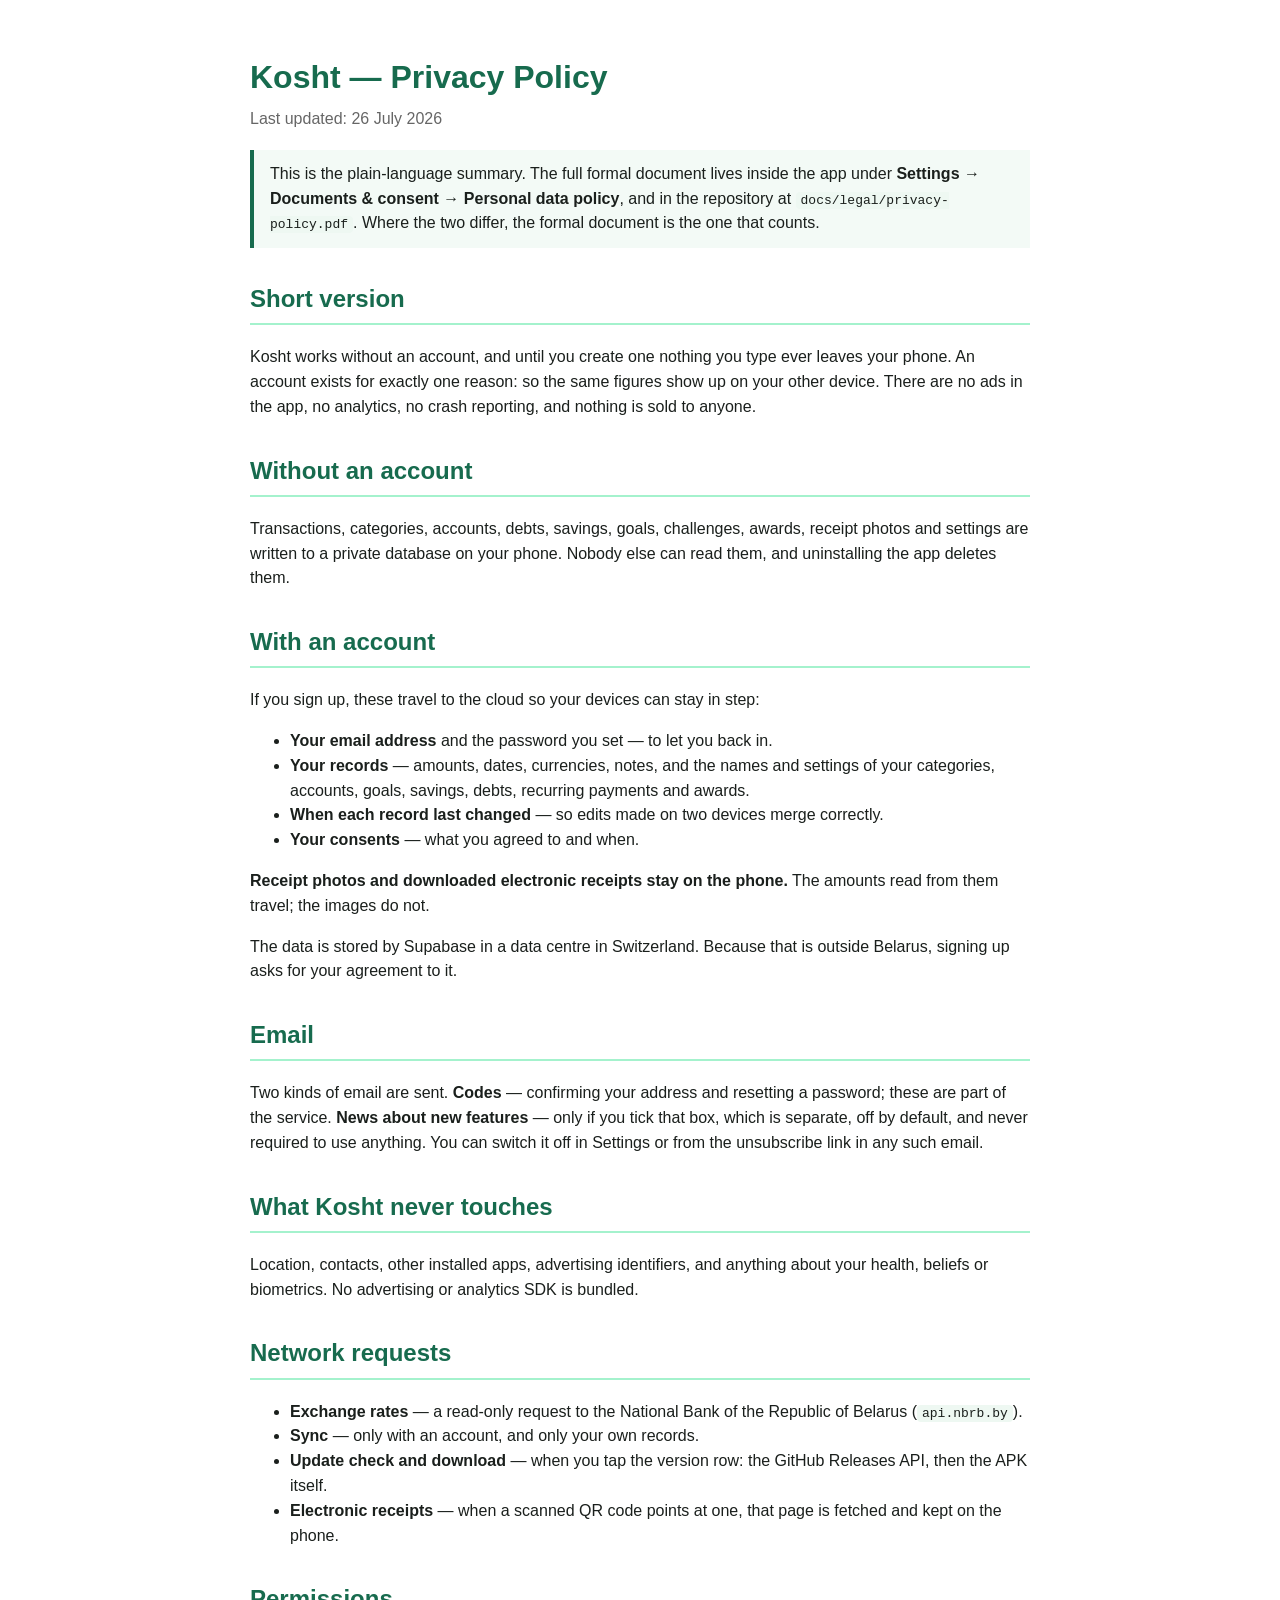
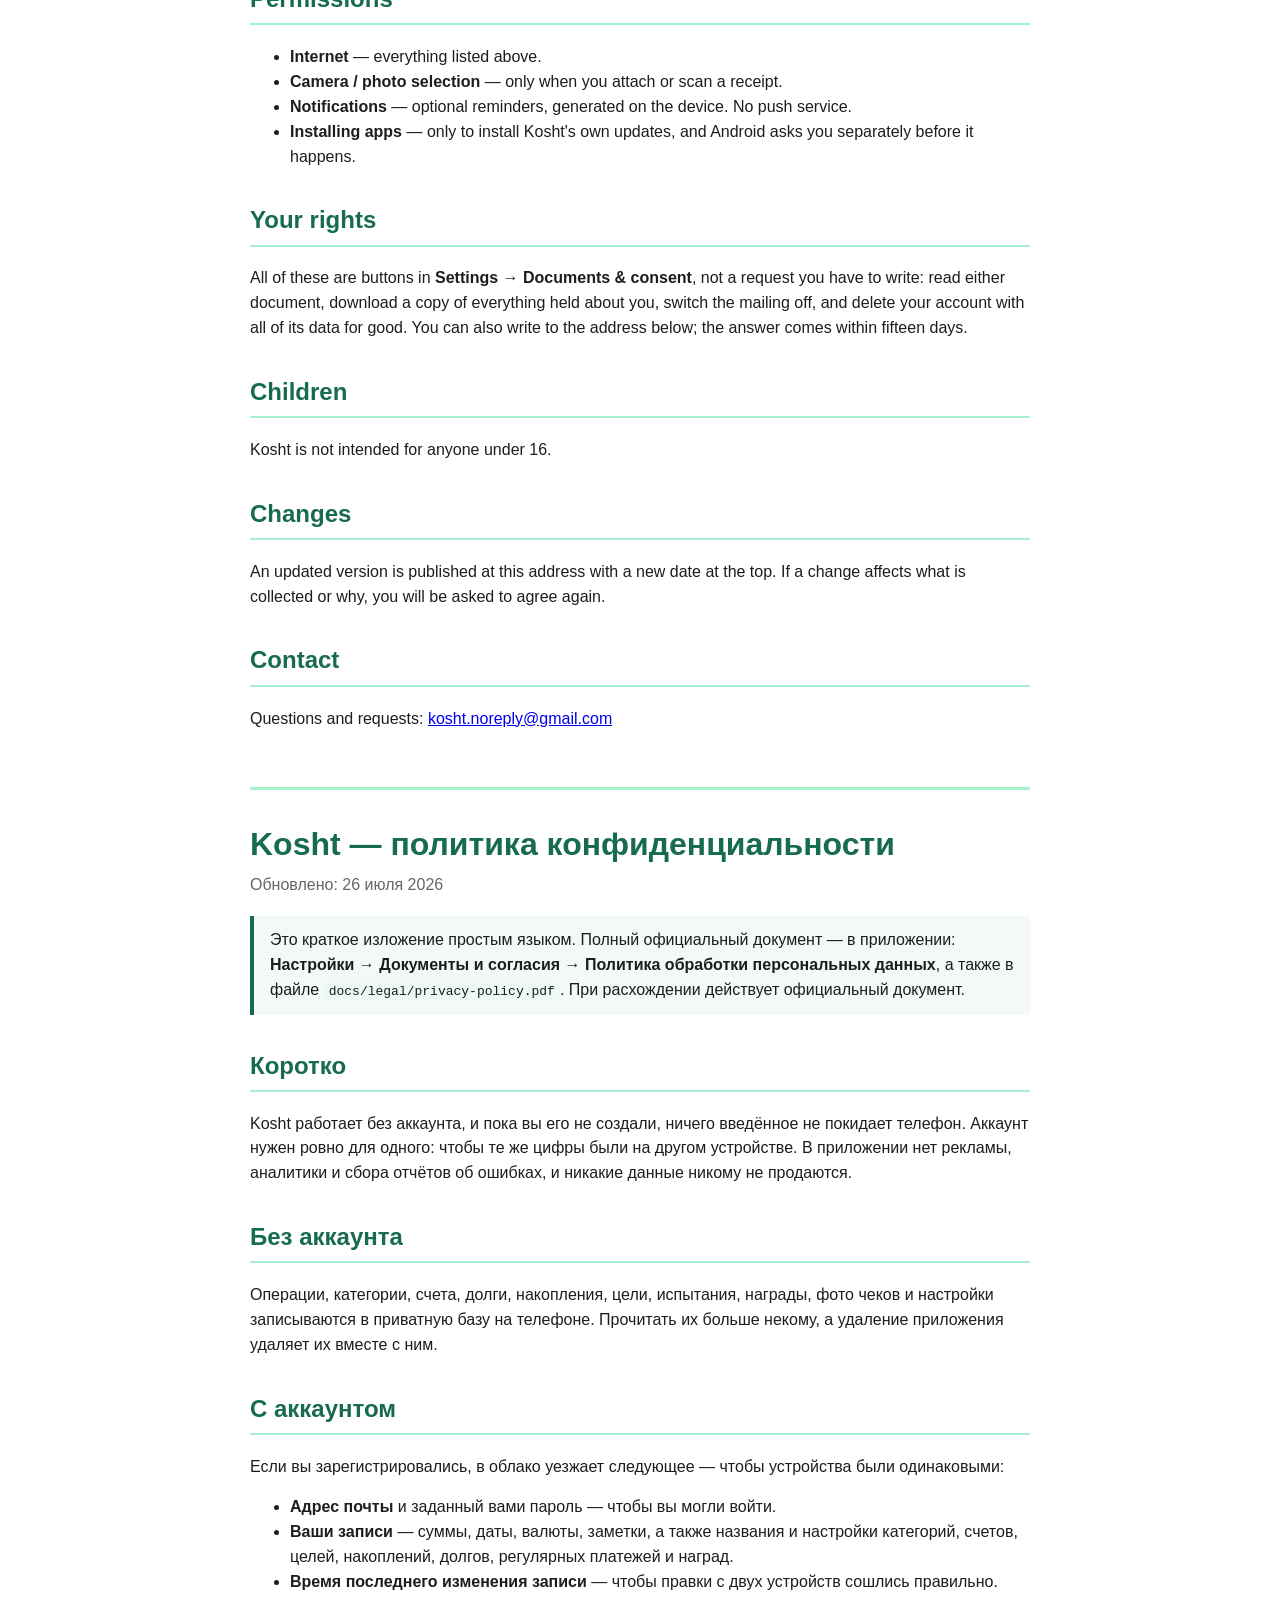
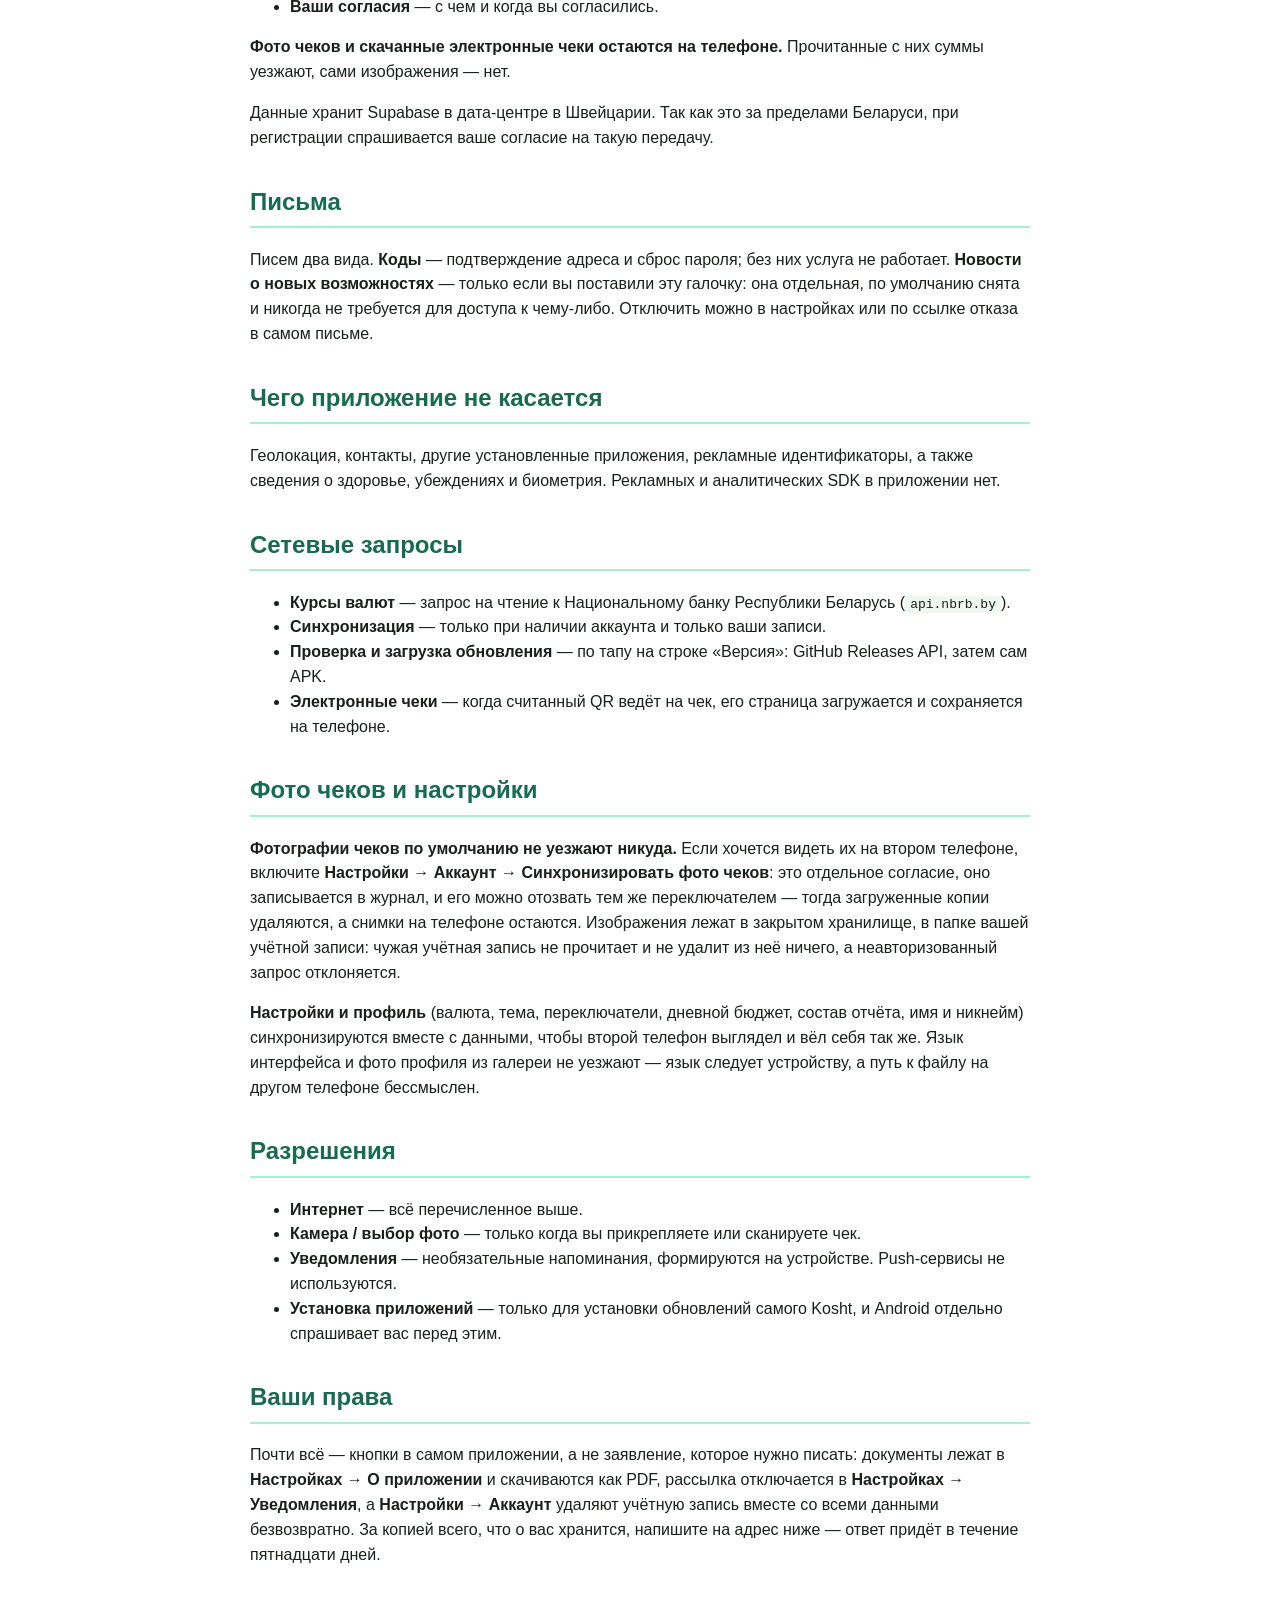
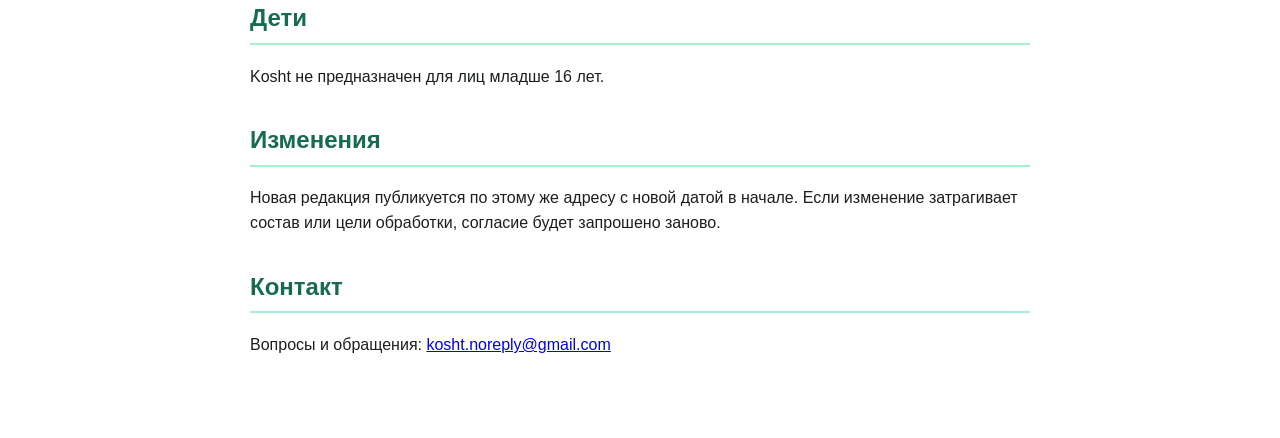
<file: docs/privacy-summary.html>
<!DOCTYPE html>
<html lang="en">
<head>
<meta charset="utf-8">
<meta name="viewport" content="width=device-width, initial-scale=1">
<title>Kosht — Privacy Policy</title>
<style>
  body { font-family: 'Segoe UI', Roboto, sans-serif; max-width: 780px; margin: 0 auto;
         padding: 32px 20px 64px; color: #1a1f1c; line-height: 1.55; }
  h1 { color: #176B4E; margin-bottom: 4px; }
  h2 { color: #176B4E; margin-top: 32px; border-bottom: 2px solid #A4F2CD; padding-bottom: 6px; }
  .sub { color: #666; margin-top: 0; }
  code { background: #eef8f2; padding: 1px 5px; border-radius: 4px; }
  .ru { margin-top: 56px; padding-top: 8px; border-top: 3px solid #A4F2CD; }
  .box { background: #f3faf6; border-left: 4px solid #176B4E; padding: 12px 16px; margin: 18px 0; }
</style>
</head>
<body>

<h1>Kosht — Privacy Policy</h1>
<p class="sub">Last updated: 26 July 2026</p>

<div class="box">
This is the plain-language summary. The full formal document lives inside the app under
<b>Settings → Documents &amp; consent → Personal data policy</b>, and in the repository at
<code>docs/legal/privacy-policy.pdf</code>. Where the two differ, the formal document is
the one that counts.
</div>

<h2>Short version</h2>
<p>Kosht works without an account, and until you create one nothing you type ever leaves
your phone. An account exists for exactly one reason: so the same figures show up on your
other device. There are no ads in the app, no analytics, no crash reporting, and nothing
is sold to anyone.</p>

<h2>Without an account</h2>
<p>Transactions, categories, accounts, debts, savings, goals, challenges, awards, receipt
photos and settings are written to a private database on your phone. Nobody else can read
them, and uninstalling the app deletes them.</p>

<h2>With an account</h2>
<p>If you sign up, these travel to the cloud so your devices can stay in step:</p>
<ul>
  <li><b>Your email address</b> and the password you set — to let you back in.</li>
  <li><b>Your records</b> — amounts, dates, currencies, notes, and the names and settings
    of your categories, accounts, goals, savings, debts, recurring payments and awards.</li>
  <li><b>When each record last changed</b> — so edits made on two devices merge correctly.</li>
  <li><b>Your consents</b> — what you agreed to and when.</li>
</ul>
<p><b>Receipt photos and downloaded electronic receipts stay on the phone.</b> The amounts
read from them travel; the images do not.</p>
<p>The data is stored by Supabase in a data centre in Switzerland. Because that is outside
Belarus, signing up asks for your agreement to it.</p>

<h2>Email</h2>
<p>Two kinds of email are sent. <b>Codes</b> — confirming your address and resetting a
password; these are part of the service. <b>News about new features</b> — only if you tick
that box, which is separate, off by default, and never required to use anything. You can
switch it off in Settings or from the unsubscribe link in any such email.</p>

<h2>What Kosht never touches</h2>
<p>Location, contacts, other installed apps, advertising identifiers, and anything about
your health, beliefs or biometrics. No advertising or analytics SDK is bundled.</p>

<h2>Network requests</h2>
<ul>
  <li><b>Exchange rates</b> — a read-only request to the National Bank of the Republic of
    Belarus (<code>api.nbrb.by</code>).</li>
  <li><b>Sync</b> — only with an account, and only your own records.</li>
  <li><b>Update check and download</b> — when you tap the version row: the GitHub Releases
    API, then the APK itself.</li>
  <li><b>Electronic receipts</b> — when a scanned QR code points at one, that page is
    fetched and kept on the phone.</li>
</ul>

<h2>Permissions</h2>
<ul>
  <li><b>Internet</b> — everything listed above.</li>
  <li><b>Camera / photo selection</b> — only when you attach or scan a receipt.</li>
  <li><b>Notifications</b> — optional reminders, generated on the device. No push service.</li>
  <li><b>Installing apps</b> — only to install Kosht's own updates, and Android asks you
    separately before it happens.</li>
</ul>

<h2>Your rights</h2>
<p>All of these are buttons in <b>Settings → Documents &amp; consent</b>, not a request you
have to write: read either document, download a copy of everything held about you, switch
the mailing off, and delete your account with all of its data for good. You can also write
to the address below; the answer comes within fifteen days.</p>

<h2>Children</h2>
<p>Kosht is not intended for anyone under 16.</p>

<h2>Changes</h2>
<p>An updated version is published at this address with a new date at the top. If a change
affects what is collected or why, you will be asked to agree again.</p>

<h2>Contact</h2>
<p>Questions and requests: <a href="mailto:kosht.noreply@gmail.com">kosht.noreply@gmail.com</a></p>

<div class="ru">
<h1>Kosht — политика конфиденциальности</h1>
<p class="sub">Обновлено: 26 июля 2026</p>

<div class="box">
Это краткое изложение простым языком. Полный официальный документ — в приложении:
<b>Настройки → Документы и согласия → Политика обработки персональных данных</b>, а также
в файле <code>docs/legal/privacy-policy.pdf</code>. При расхождении действует официальный
документ.
</div>

<h2>Коротко</h2>
<p>Kosht работает без аккаунта, и пока вы его не создали, ничего введённое не покидает
телефон. Аккаунт нужен ровно для одного: чтобы те же цифры были на другом устройстве.
В приложении нет рекламы, аналитики и сбора отчётов об ошибках, и никакие данные никому
не продаются.</p>

<h2>Без аккаунта</h2>
<p>Операции, категории, счета, долги, накопления, цели, испытания, награды, фото чеков и
настройки записываются в приватную базу на телефоне. Прочитать их больше некому, а удаление
приложения удаляет их вместе с ним.</p>

<h2>С аккаунтом</h2>
<p>Если вы зарегистрировались, в облако уезжает следующее — чтобы устройства были
одинаковыми:</p>
<ul>
  <li><b>Адрес почты</b> и заданный вами пароль — чтобы вы могли войти.</li>
  <li><b>Ваши записи</b> — суммы, даты, валюты, заметки, а также названия и настройки
    категорий, счетов, целей, накоплений, долгов, регулярных платежей и наград.</li>
  <li><b>Время последнего изменения записи</b> — чтобы правки с двух устройств сошлись
    правильно.</li>
  <li><b>Ваши согласия</b> — с чем и когда вы согласились.</li>
</ul>
<p><b>Фото чеков и скачанные электронные чеки остаются на телефоне.</b> Прочитанные с них
суммы уезжают, сами изображения — нет.</p>
<p>Данные хранит Supabase в дата-центре в Швейцарии. Так как это за пределами Беларуси,
при регистрации спрашивается ваше согласие на такую передачу.</p>

<h2>Письма</h2>
<p>Писем два вида. <b>Коды</b> — подтверждение адреса и сброс пароля; без них услуга не
работает. <b>Новости о новых возможностях</b> — только если вы поставили эту галочку: она
отдельная, по умолчанию снята и никогда не требуется для доступа к чему-либо. Отключить
можно в настройках или по ссылке отказа в самом письме.</p>

<h2>Чего приложение не касается</h2>
<p>Геолокация, контакты, другие установленные приложения, рекламные идентификаторы, а также
сведения о здоровье, убеждениях и биометрия. Рекламных и аналитических SDK в приложении
нет.</p>

<h2>Сетевые запросы</h2>
<ul>
  <li><b>Курсы валют</b> — запрос на чтение к Национальному банку Республики Беларусь
    (<code>api.nbrb.by</code>).</li>
  <li><b>Синхронизация</b> — только при наличии аккаунта и только ваши записи.</li>
  <li><b>Проверка и загрузка обновления</b> — по тапу на строке «Версия»: GitHub Releases
    API, затем сам APK.</li>
  <li><b>Электронные чеки</b> — когда считанный QR ведёт на чек, его страница загружается
    и сохраняется на телефоне.</li>
</ul>

<h2>Фото чеков и настройки</h2>
<p><b>Фотографии чеков по умолчанию не уезжают никуда.</b> Если хочется видеть их на
втором телефоне, включите <b>Настройки → Аккаунт → Синхронизировать фото чеков</b>: это
отдельное согласие, оно записывается в журнал, и его можно отозвать тем же
переключателем — тогда загруженные копии удаляются, а снимки на телефоне остаются.
Изображения лежат в закрытом хранилище, в папке вашей учётной записи: чужая учётная
запись не прочитает и не удалит из неё ничего, а неавторизованный запрос отклоняется.</p>
<p><b>Настройки и профиль</b> (валюта, тема, переключатели, дневной бюджет, состав
отчёта, имя и никнейм) синхронизируются вместе с данными, чтобы второй телефон выглядел
и вёл себя так же. Язык интерфейса и фото профиля из галереи не уезжают — язык следует
устройству, а путь к файлу на другом телефоне бессмыслен.</p>

<h2>Разрешения</h2>
<ul>
  <li><b>Интернет</b> — всё перечисленное выше.</li>
  <li><b>Камера / выбор фото</b> — только когда вы прикрепляете или сканируете чек.</li>
  <li><b>Уведомления</b> — необязательные напоминания, формируются на устройстве.
    Push-сервисы не используются.</li>
  <li><b>Установка приложений</b> — только для установки обновлений самого Kosht, и Android
    отдельно спрашивает вас перед этим.</li>
</ul>

<h2>Ваши права</h2>
<p>Почти всё — кнопки в самом приложении, а не заявление, которое нужно писать:
документы лежат в <b>Настройках → О приложении</b> и скачиваются как PDF, рассылка
отключается в <b>Настройках → Уведомления</b>, а <b>Настройки → Аккаунт</b> удаляют
учётную запись вместе со всеми данными безвозвратно. За копией всего, что о вас
хранится, напишите на адрес ниже — ответ придёт в течение пятнадцати дней.</p>

<h2>Дети</h2>
<p>Kosht не предназначен для лиц младше 16 лет.</p>

<h2>Изменения</h2>
<p>Новая редакция публикуется по этому же адресу с новой датой в начале. Если изменение
затрагивает состав или цели обработки, согласие будет запрошено заново.</p>

<h2>Контакт</h2>
<p>Вопросы и обращения:
<a href="mailto:kosht.noreply@gmail.com">kosht.noreply@gmail.com</a></p>
</div>

</body>
</html>
</file>
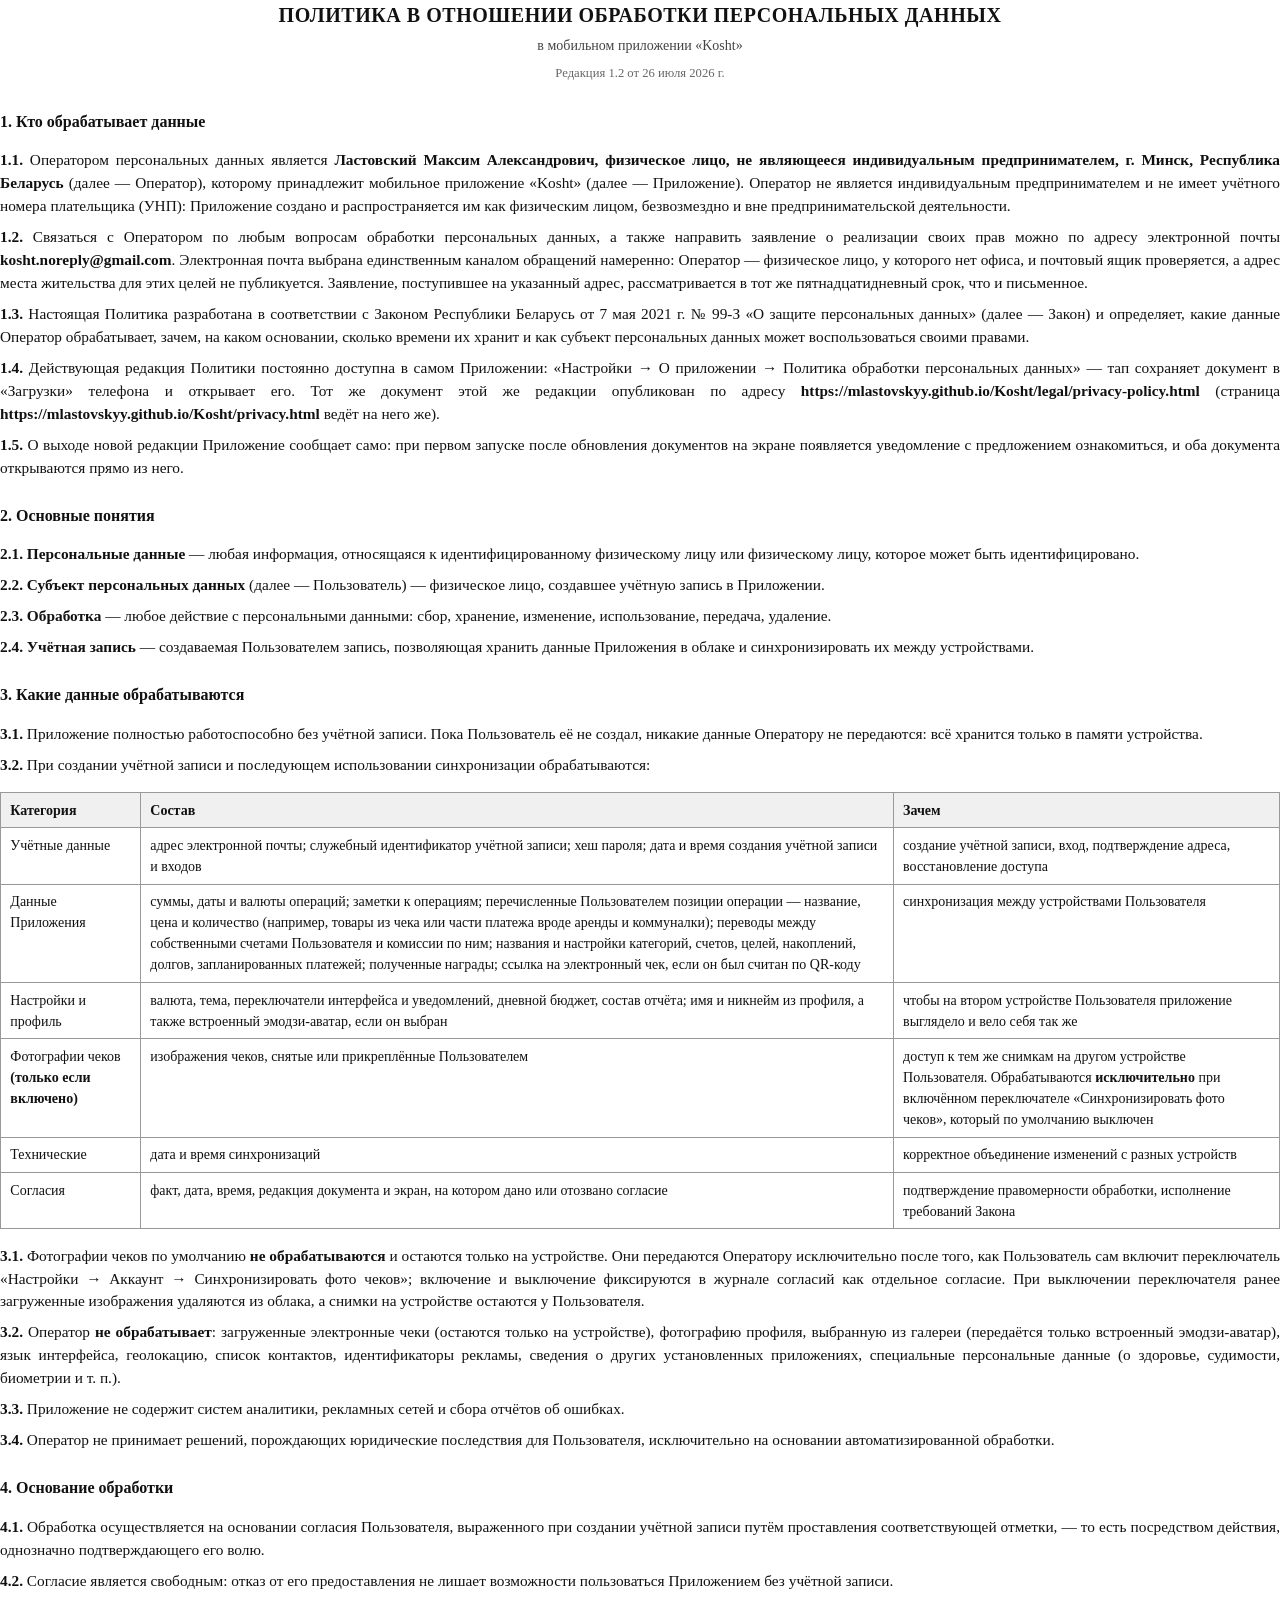
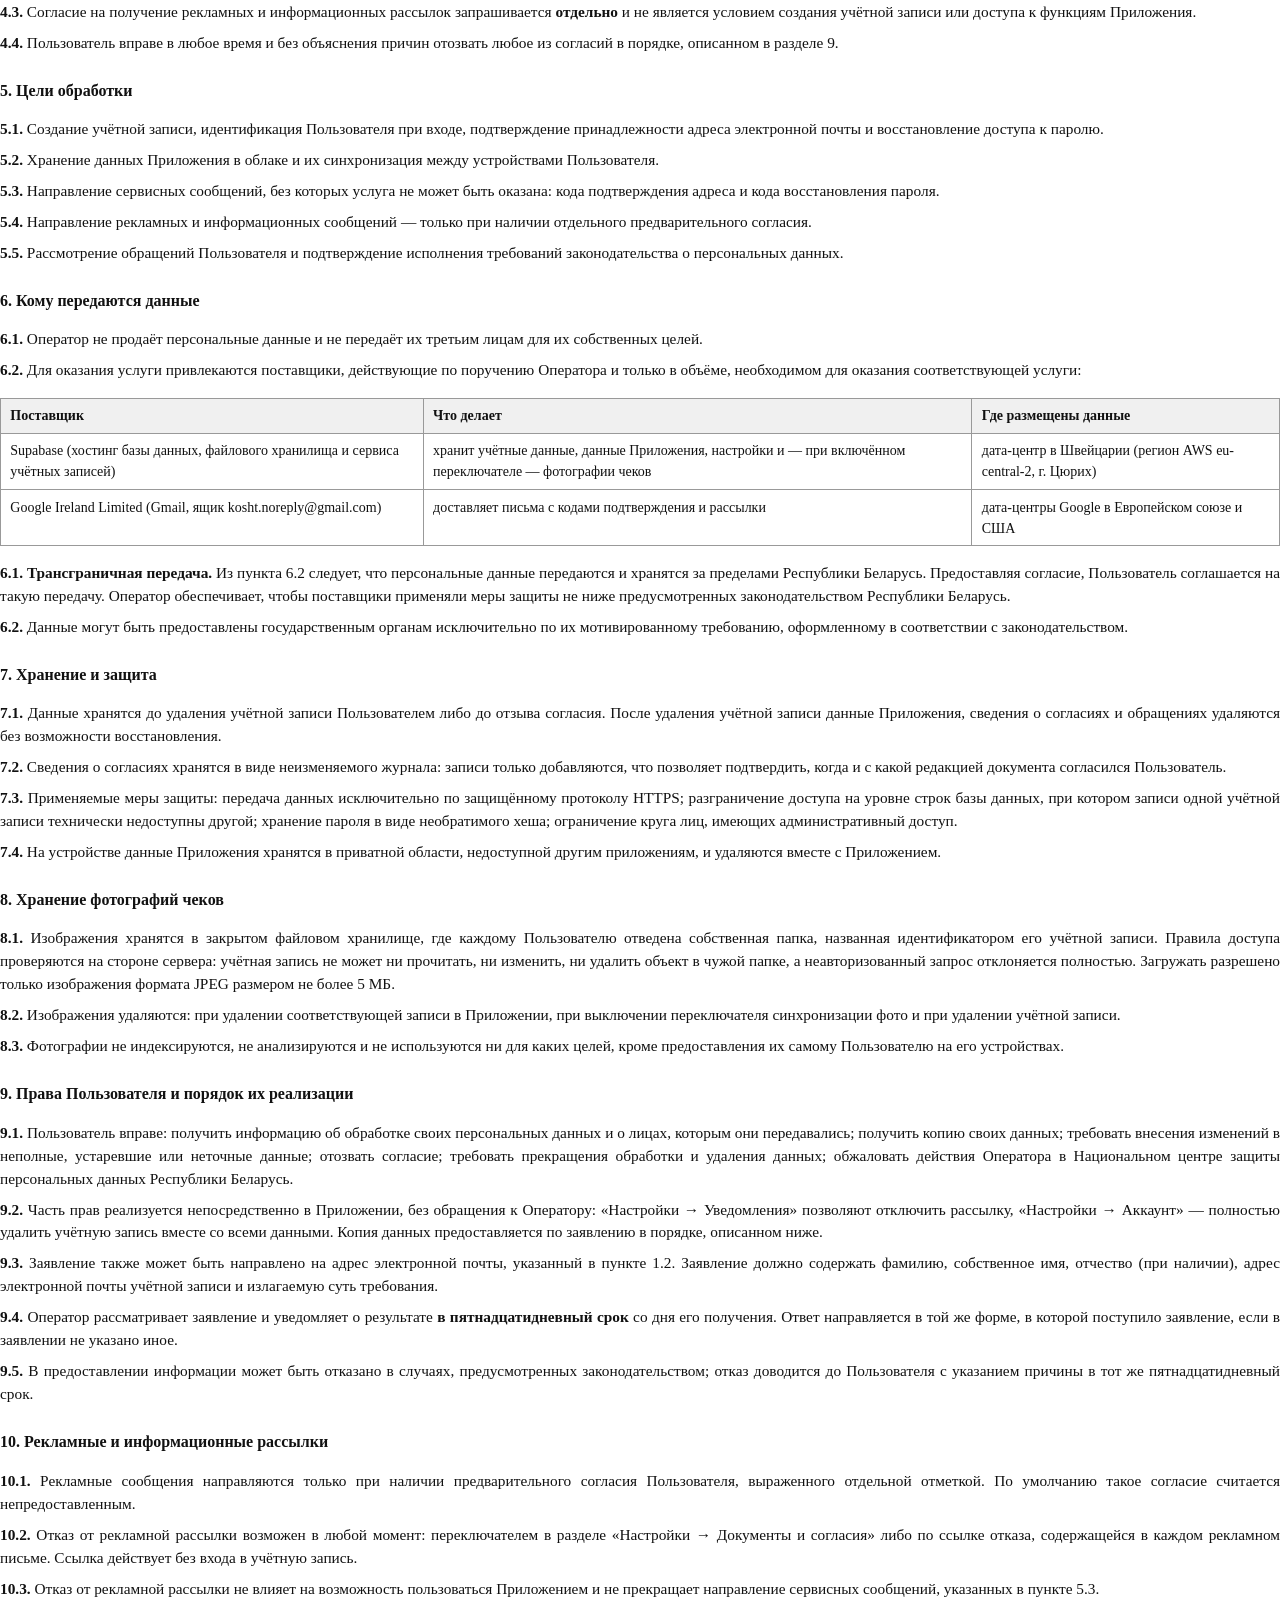
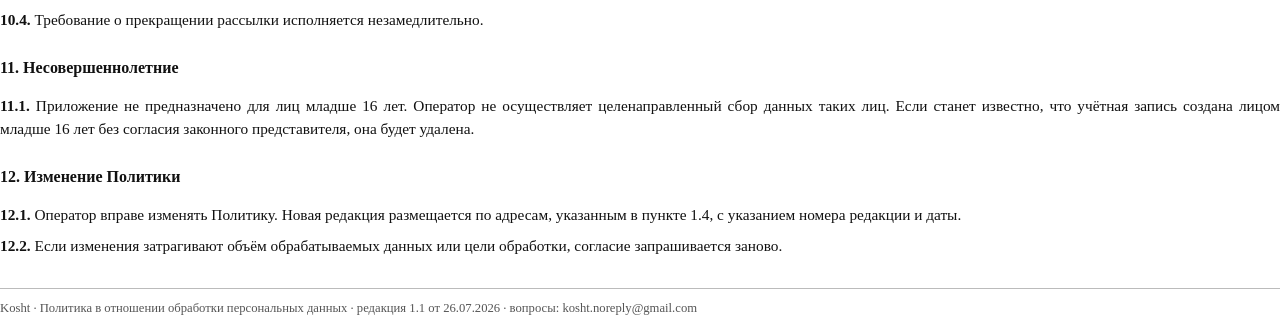
<file: docs/privacy.html>
<!DOCTYPE html>
<html lang="ru">
<head>
<meta charset="utf-8">
<meta name="viewport" content="width=device-width, initial-scale=1">
<title>Kosht — Политика обработки персональных данных</title>
<link rel="canonical" href="https://mlastovskyy.github.io/Kosht/legal/privacy-policy.html">
<meta http-equiv="refresh" content="0; url=legal/privacy-policy.html">
<style>
  body { font-family: 'Segoe UI', Roboto, sans-serif; max-width: 720px; margin: 0 auto;
         padding: 48px 20px; color: #1a1f1c; line-height: 1.6; }
  h1 { color: #176B4E; font-size: 22px; }
  a { color: #176B4E; }
  .note { background: #f3faf6; border-left: 4px solid #176B4E; padding: 12px 16px;
          margin: 20px 0; }
</style>
</head>
<body>

<!--
  One document, one text. This address used to hold a plain-language summary of
  its own, which meant the URL printed inside the Policy led to something that
  was not the Policy. It now leads to the document itself — the very file the
  app hands out as a PDF from "Настройки → О приложении". The summary is still
  here, at privacy-summary.html, clearly labelled as a summary.
-->
<h1>Политика обработки персональных данных</h1>

<p>Действующая редакция открывается автоматически. Если этого не произошло —
   <a href="legal/privacy-policy.html">откройте её здесь</a>.</p>

<div class="note">
  Это тот же документ, который приложение сохраняет в «Загрузки» по тапу в
  <b>Настройки → О приложении → Политика обработки персональных данных</b>:
  <a href="legal/privacy-policy.pdf">privacy-policy.pdf</a>.
</div>

<p>Пересказ простыми словами (не заменяет документ):
   <a href="privacy-summary.html">privacy-summary.html</a>.</p>

<p><a href="index.html">Все документы Kosht</a></p>

</body>
</html>
</file>
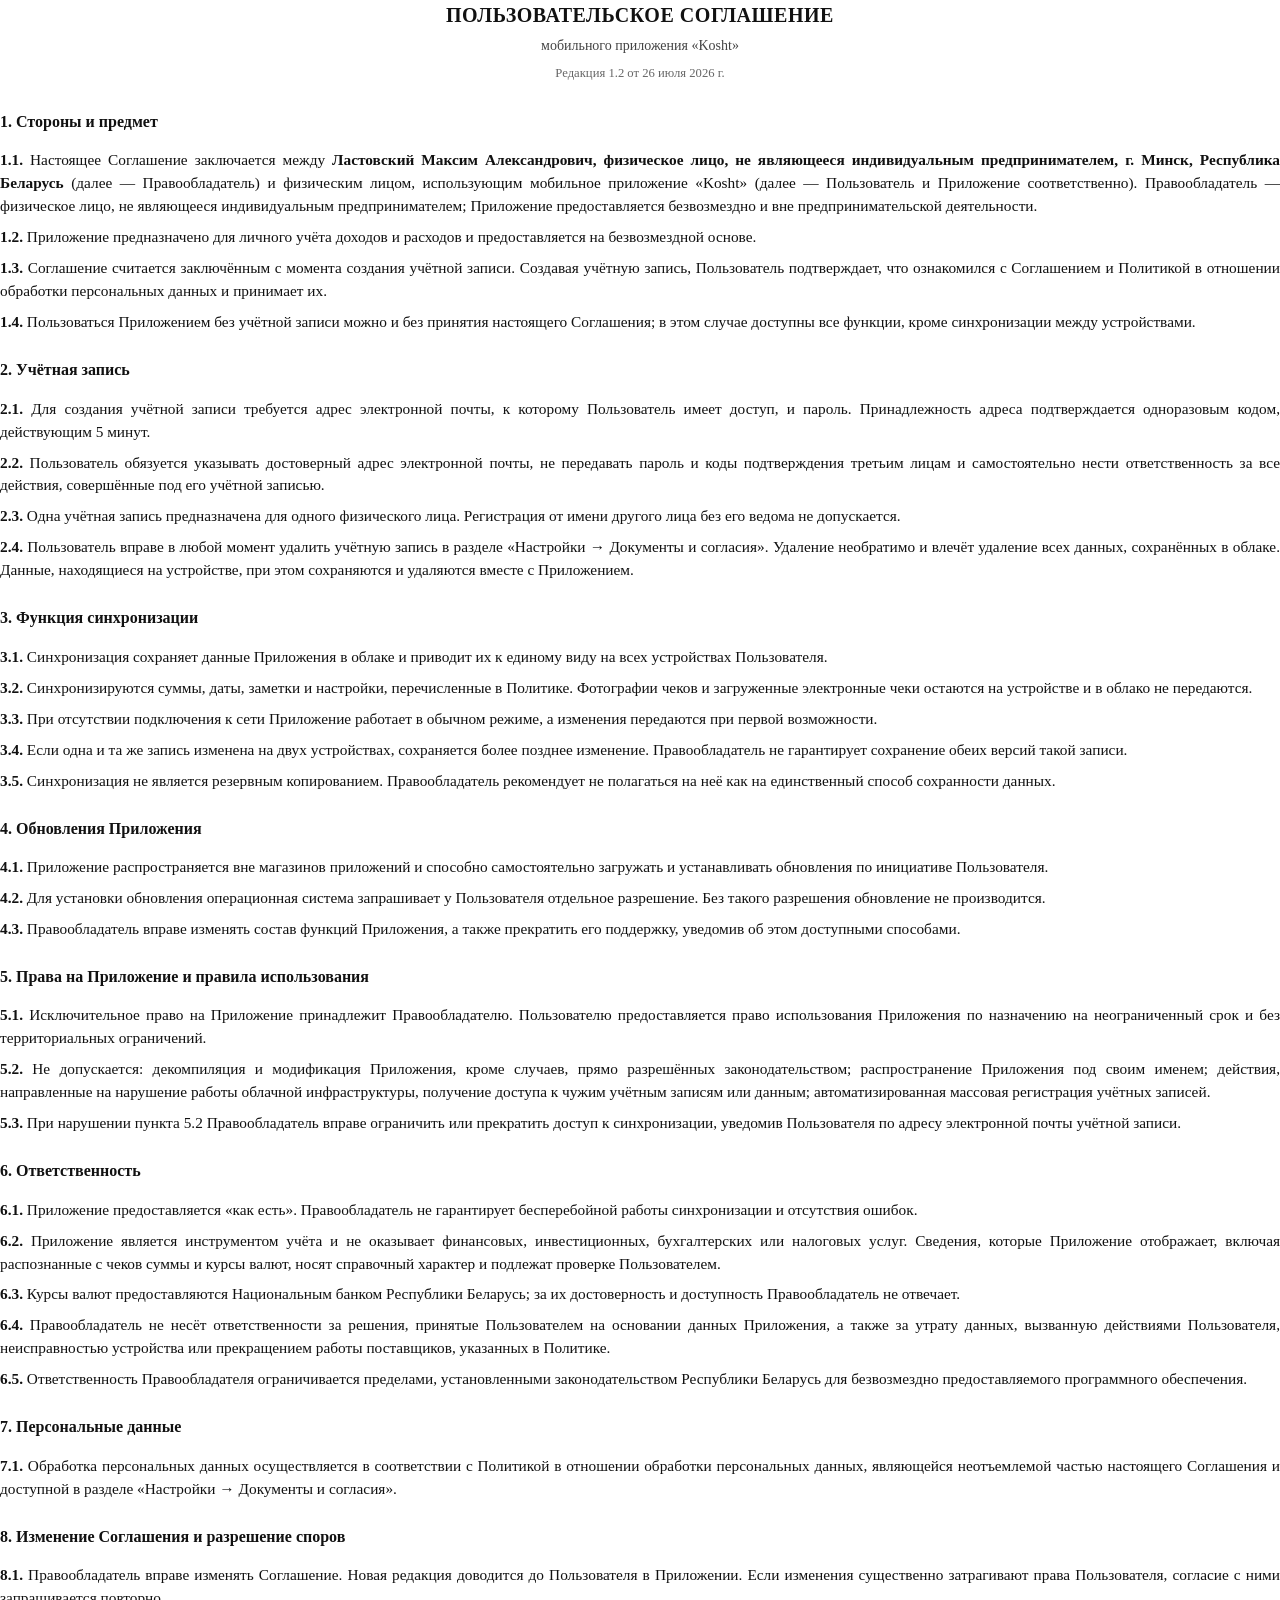
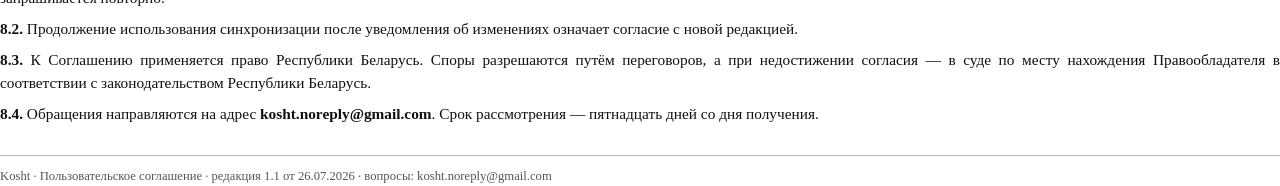
<file: docs/terms.html>
<!DOCTYPE html>
<html lang="ru">
<head>
<meta charset="utf-8">
<meta name="viewport" content="width=device-width, initial-scale=1">
<title>Kosht — Пользовательское соглашение</title>
<link rel="canonical" href="https://mlastovskyy.github.io/Kosht/legal/terms.html">
<meta http-equiv="refresh" content="0; url=legal/terms.html">
<style>
  body { font-family: 'Segoe UI', Roboto, sans-serif; max-width: 720px; margin: 0 auto;
         padding: 48px 20px; color: #1a1f1c; line-height: 1.6; }
  h1 { color: #176B4E; font-size: 22px; }
  a { color: #176B4E; }
  .note { background: #f3faf6; border-left: 4px solid #176B4E; padding: 12px 16px;
          margin: 20px 0; }
</style>
</head>
<body>

<h1>Пользовательское соглашение</h1>

<p>Действующая редакция открывается автоматически. Если этого не произошло —
   <a href="legal/terms.html">откройте её здесь</a>.</p>

<div class="note">
  Это тот же документ, который приложение сохраняет в «Загрузки» по тапу в
  <b>Настройки → О приложении → Пользовательское соглашение</b>:
  <a href="legal/terms.pdf">terms.pdf</a>.
</div>

<p><a href="index.html">Все документы Kosht</a></p>

</body>
</html>
</file>
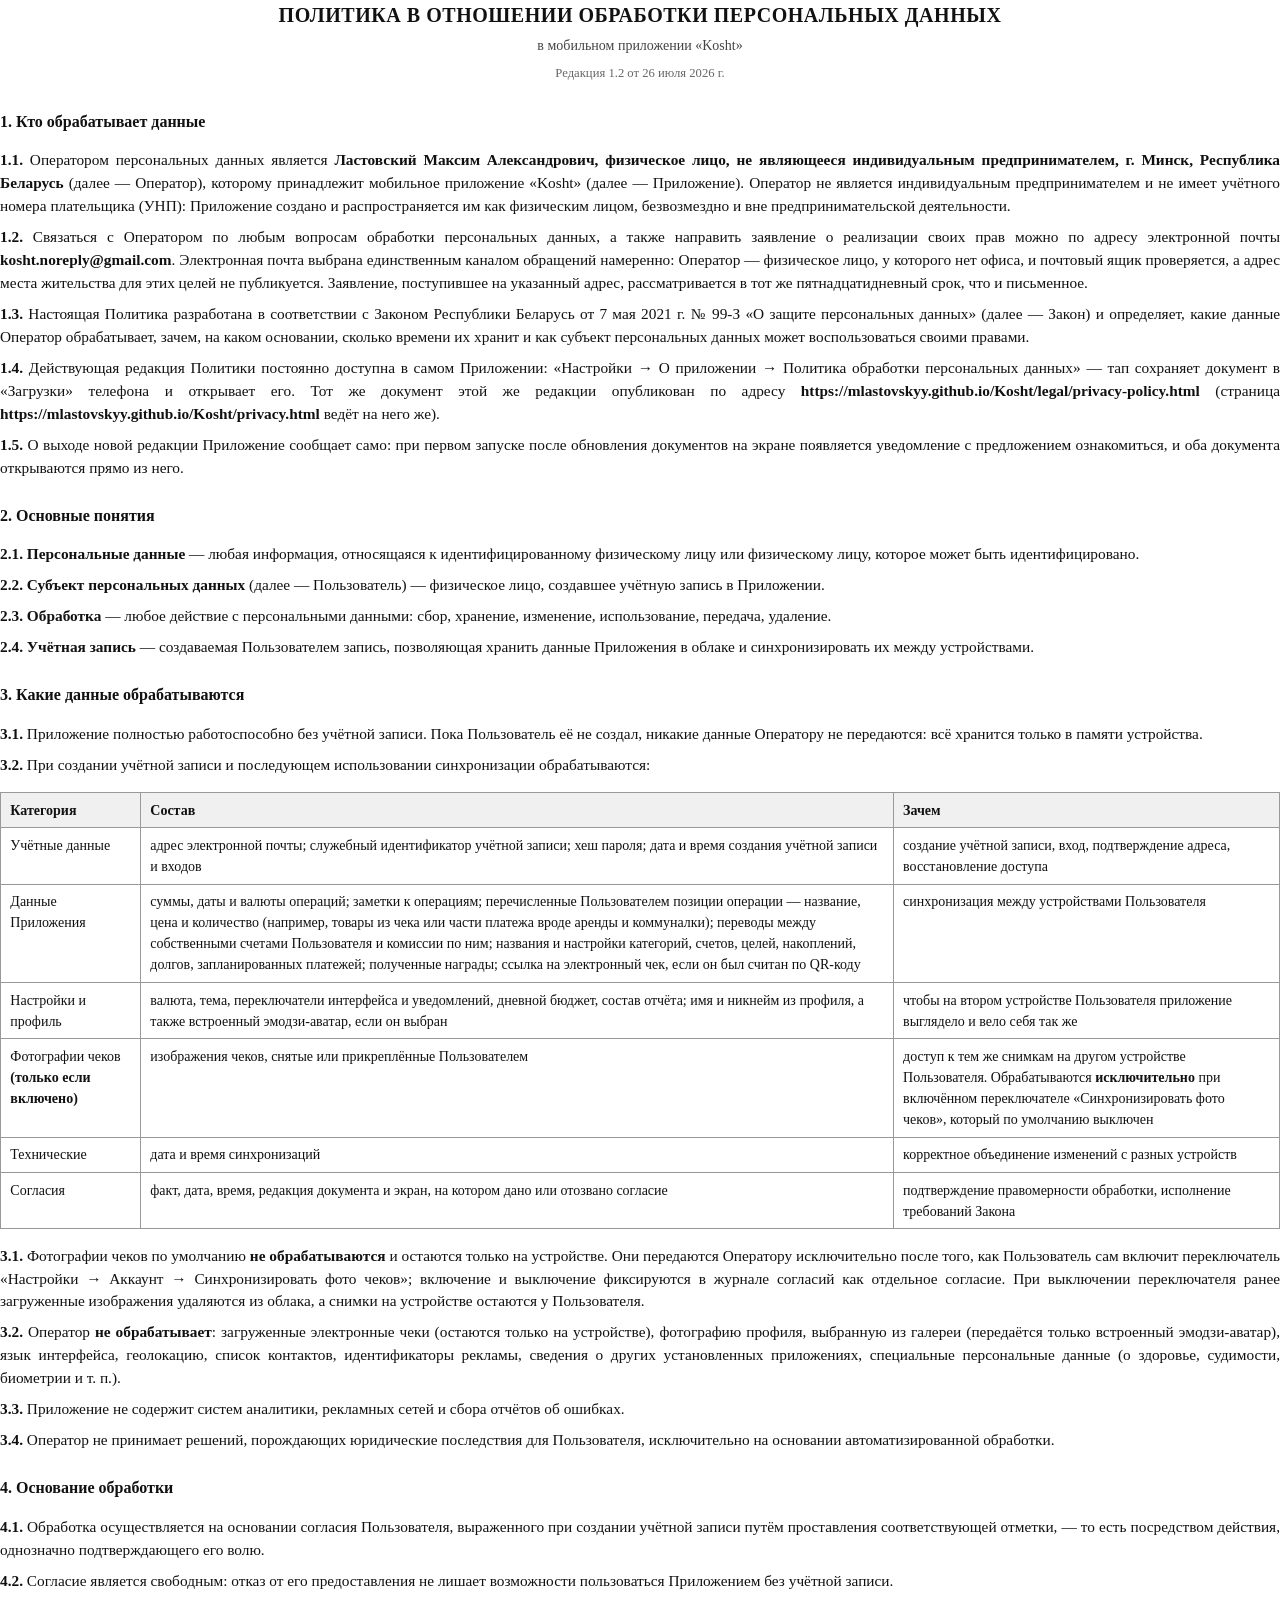
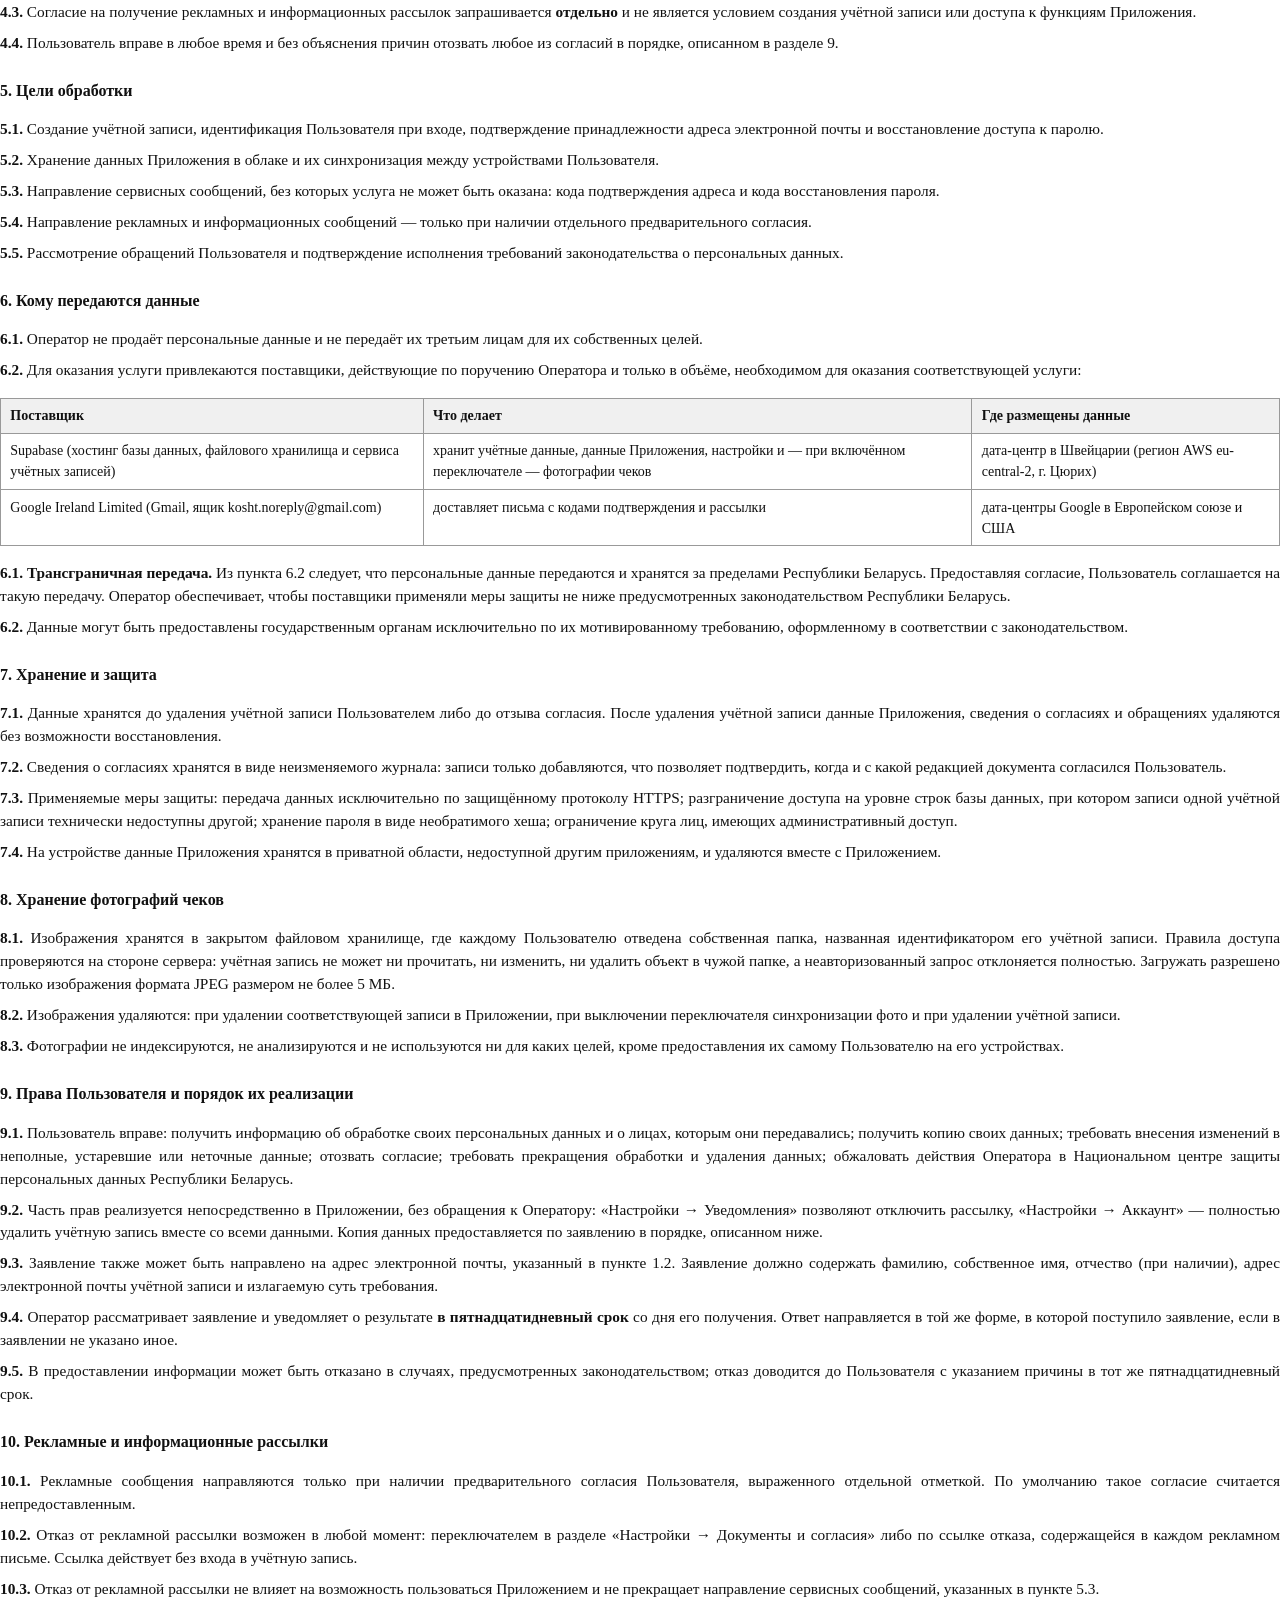
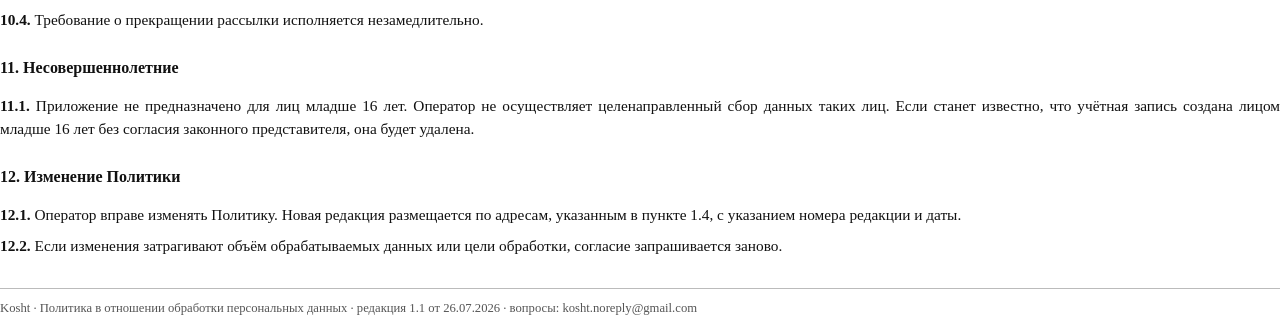
<file: docs/legal/privacy-policy.html>
<!DOCTYPE html>
<html lang="ru">
<head>
<meta charset="utf-8">
<title>Kosht — Политика в отношении обработки персональных данных</title>
<link rel="stylesheet" href="_style.css">
</head>
<body>

<h1>Политика в отношении обработки персональных данных</h1>
<p class="subtitle">в мобильном приложении «Kosht»</p>
<p class="meta">Редакция 1.2 от 26 июля 2026 г.</p>

<section>
<h2>1. Кто обрабатывает данные</h2>
<ol class="clauses">
  <li>Оператором персональных данных является <b>Ластовский Максим Александрович, физическое лицо, не являющееся индивидуальным предпринимателем, г. Минск, Республика Беларусь</b>
      (далее — Оператор), которому принадлежит мобильное приложение «Kosht»
      (далее — Приложение). Оператор не является индивидуальным предпринимателем и
      не имеет учётного номера плательщика (УНП): Приложение создано и
      распространяется им как физическим лицом, безвозмездно и вне
      предпринимательской деятельности.</li>
  <li>Связаться с Оператором по любым вопросам обработки персональных данных, а также
      направить заявление о реализации своих прав можно по адресу электронной почты
      <b>kosht.noreply@gmail.com</b>. Электронная почта выбрана единственным каналом
      обращений намеренно: Оператор — физическое лицо, у которого нет офиса, и почтовый
      ящик проверяется, а адрес места жительства для этих целей не публикуется.
      Заявление, поступившее на указанный адрес, рассматривается в тот же
      пятнадцатидневный срок, что и письменное.</li>
  <li>Настоящая Политика разработана в соответствии с Законом Республики Беларусь
      от 7 мая 2021 г. № 99-З «О защите персональных данных» (далее — Закон) и
      определяет, какие данные Оператор обрабатывает, зачем, на каком основании,
      сколько времени их хранит и как субъект персональных данных может
      воспользоваться своими правами.</li>
  <li>Действующая редакция Политики постоянно доступна в самом Приложении:
      «Настройки → О приложении → Политика обработки персональных данных» — тап
      сохраняет документ в «Загрузки» телефона и открывает его. Тот же документ
      этой же редакции опубликован по адресу
      <b>https://mlastovskyy.github.io/Kosht/legal/privacy-policy.html</b>
      (страница <b>https://mlastovskyy.github.io/Kosht/privacy.html</b> ведёт на
      него же).</li>
  <li>О выходе новой редакции Приложение сообщает само: при первом запуске после
      обновления документов на экране появляется уведомление с предложением
      ознакомиться, и оба документа открываются прямо из него.</li>
</ol>
</section>

<section>
<h2>2. Основные понятия</h2>
<ol class="clauses">
  <li><b>Персональные данные</b> — любая информация, относящаяся к идентифицированному
      физическому лицу или физическому лицу, которое может быть идентифицировано.</li>
  <li><b>Субъект персональных данных</b> (далее — Пользователь) — физическое лицо,
      создавшее учётную запись в Приложении.</li>
  <li><b>Обработка</b> — любое действие с персональными данными: сбор, хранение,
      изменение, использование, передача, удаление.</li>
  <li><b>Учётная запись</b> — создаваемая Пользователем запись, позволяющая хранить
      данные Приложения в облаке и синхронизировать их между устройствами.</li>
</ol>
</section>

<section>
<h2>3. Какие данные обрабатываются</h2>
<ol class="clauses">
  <li>Приложение полностью работоспособно без учётной записи. Пока Пользователь её не
      создал, никакие данные Оператору не передаются: всё хранится только в памяти
      устройства.</li>
  <li>При создании учётной записи и последующем использовании синхронизации
      обрабатываются:</li>
</ol>

<table>
  <tr><th>Категория</th><th>Состав</th><th>Зачем</th></tr>
  <tr>
    <td>Учётные данные</td>
    <td>адрес электронной почты; служебный идентификатор учётной записи; хеш пароля;
        дата и время создания учётной записи и входов</td>
    <td>создание учётной записи, вход, подтверждение адреса, восстановление доступа</td>
  </tr>
  <tr>
    <td>Данные Приложения</td>
    <td>суммы, даты и валюты операций; заметки к операциям; перечисленные
        Пользователем позиции операции — название, цена и количество (например,
        товары из чека или части платежа вроде аренды и коммуналки); переводы
        между собственными счетами Пользователя и комиссии по ним; названия и
        настройки категорий, счетов, целей, накоплений, долгов, запланированных
        платежей; полученные награды; ссылка на электронный чек, если он был
        считан по QR-коду</td>
    <td>синхронизация между устройствами Пользователя</td>
  </tr>
  <tr>
    <td>Настройки и профиль</td>
    <td>валюта, тема, переключатели интерфейса и уведомлений, дневной бюджет,
        состав отчёта; имя и никнейм из профиля, а также встроенный
        эмодзи-аватар, если он выбран</td>
    <td>чтобы на втором устройстве Пользователя приложение выглядело и вело
        себя так же</td>
  </tr>
  <tr>
    <td>Фотографии чеков <b>(только если включено)</b></td>
    <td>изображения чеков, снятые или прикреплённые Пользователем</td>
    <td>доступ к тем же снимкам на другом устройстве Пользователя. Обрабатываются
        <b>исключительно</b> при включённом переключателе «Синхронизировать фото
        чеков», который по умолчанию выключен</td>
  </tr>
  <tr>
    <td>Технические</td>
    <td>дата и время синхронизаций</td>
    <td>корректное объединение изменений с разных устройств</td>
  </tr>
  <tr>
    <td>Согласия</td>
    <td>факт, дата, время, редакция документа и экран, на котором дано или отозвано
        согласие</td>
    <td>подтверждение правомерности обработки, исполнение требований Закона</td>
  </tr>
</table>

<ol class="clauses" start="3">
  <li value="3">Фотографии чеков по умолчанию <b>не обрабатываются</b> и остаются
      только на устройстве. Они передаются Оператору исключительно после того, как
      Пользователь сам включит переключатель «Настройки → Аккаунт → Синхронизировать
      фото чеков»; включение и выключение фиксируются в журнале согласий как отдельное
      согласие. При выключении переключателя ранее загруженные изображения удаляются
      из облака, а снимки на устройстве остаются у Пользователя.</li>
  <li>Оператор <b>не обрабатывает</b>: загруженные электронные чеки (остаются только
      на устройстве), фотографию профиля, выбранную из галереи (передаётся только
      встроенный эмодзи-аватар), язык интерфейса, геолокацию, список контактов,
      идентификаторы рекламы, сведения о других установленных приложениях, специальные
      персональные данные (о здоровье, судимости, биометрии и т. п.).</li>
  <li>Приложение не содержит систем аналитики, рекламных сетей и сбора отчётов об
      ошибках.</li>
  <li>Оператор не принимает решений, порождающих юридические последствия для
      Пользователя, исключительно на основании автоматизированной обработки.</li>
</ol>
</section>

<section>
<h2>4. Основание обработки</h2>
<ol class="clauses">
  <li>Обработка осуществляется на основании согласия Пользователя, выраженного при
      создании учётной записи путём проставления соответствующей отметки, — то есть
      посредством действия, однозначно подтверждающего его волю.</li>
  <li>Согласие является свободным: отказ от его предоставления не лишает возможности
      пользоваться Приложением без учётной записи.</li>
  <li>Согласие на получение рекламных и информационных рассылок запрашивается
      <b>отдельно</b> и не является условием создания учётной записи или доступа к
      функциям Приложения.</li>
  <li>Пользователь вправе в любое время и без объяснения причин отозвать любое из
      согласий в порядке, описанном в разделе 9.</li>
</ol>
</section>

<section>
<h2>5. Цели обработки</h2>
<ol class="clauses">
  <li>Создание учётной записи, идентификация Пользователя при входе, подтверждение
      принадлежности адреса электронной почты и восстановление доступа к паролю.</li>
  <li>Хранение данных Приложения в облаке и их синхронизация между устройствами
      Пользователя.</li>
  <li>Направление сервисных сообщений, без которых услуга не может быть оказана:
      кода подтверждения адреса и кода восстановления пароля.</li>
  <li>Направление рекламных и информационных сообщений — только при наличии отдельного
      предварительного согласия.</li>
  <li>Рассмотрение обращений Пользователя и подтверждение исполнения требований
      законодательства о персональных данных.</li>
</ol>
</section>

<section>
<h2>6. Кому передаются данные</h2>
<ol class="clauses">
  <li>Оператор не продаёт персональные данные и не передаёт их третьим лицам для их
      собственных целей.</li>
  <li>Для оказания услуги привлекаются поставщики, действующие по поручению Оператора
      и только в объёме, необходимом для оказания соответствующей услуги:</li>
</ol>

<table>
  <tr><th>Поставщик</th><th>Что делает</th><th>Где размещены данные</th></tr>
  <tr>
    <td>Supabase (хостинг базы данных, файлового хранилища и сервиса учётных записей)</td>
    <td>хранит учётные данные, данные Приложения, настройки и — при включённом
        переключателе — фотографии чеков</td>
    <td>дата-центр в Швейцарии (регион AWS eu-central-2, г. Цюрих)</td>
  </tr>
  <tr>
    <td>Google Ireland Limited (Gmail, ящик kosht.noreply@gmail.com)</td>
    <td>доставляет письма с кодами подтверждения и рассылки</td>
    <td>дата-центры Google в Европейском союзе и США</td>
  </tr>
</table>

<ol class="clauses" start="3">
  <li value="3"><b>Трансграничная передача.</b> Из пункта 6.2 следует, что персональные
      данные передаются и хранятся за пределами Республики Беларусь. Предоставляя
      согласие, Пользователь соглашается на такую передачу. Оператор обеспечивает,
      чтобы поставщики применяли меры защиты не ниже предусмотренных
      законодательством Республики Беларусь.</li>
  <li>Данные могут быть предоставлены государственным органам исключительно по их
      мотивированному требованию, оформленному в соответствии с законодательством.</li>
</ol>
</section>

<section>
<h2>7. Хранение и защита</h2>
<ol class="clauses">
  <li>Данные хранятся до удаления учётной записи Пользователем либо до отзыва согласия.
      После удаления учётной записи данные Приложения, сведения о согласиях и
      обращениях удаляются без возможности восстановления.</li>
  <li>Сведения о согласиях хранятся в виде неизменяемого журнала: записи только
      добавляются, что позволяет подтвердить, когда и с какой редакцией документа
      согласился Пользователь.</li>
  <li>Применяемые меры защиты: передача данных исключительно по защищённому протоколу
      HTTPS; разграничение доступа на уровне строк базы данных, при котором записи
      одной учётной записи технически недоступны другой; хранение пароля в виде
      необратимого хеша; ограничение круга лиц, имеющих административный доступ.</li>
  <li>На устройстве данные Приложения хранятся в приватной области, недоступной другим
      приложениям, и удаляются вместе с Приложением.</li>
</ol>
</section>

<section>
<h2>8. Хранение фотографий чеков</h2>
<ol class="clauses">
  <li>Изображения хранятся в закрытом файловом хранилище, где каждому Пользователю
      отведена собственная папка, названная идентификатором его учётной записи.
      Правила доступа проверяются на стороне сервера: учётная запись не может ни
      прочитать, ни изменить, ни удалить объект в чужой папке, а неавторизованный
      запрос отклоняется полностью. Загружать разрешено только изображения формата
      JPEG размером не более 5 МБ.</li>
  <li>Изображения удаляются: при удалении соответствующей записи в Приложении, при
      выключении переключателя синхронизации фото и при удалении учётной записи.</li>
  <li>Фотографии не индексируются, не анализируются и не используются ни для каких
      целей, кроме предоставления их самому Пользователю на его устройствах.</li>
</ol>
</section>

<section>
<h2>9. Права Пользователя и порядок их реализации</h2>
<ol class="clauses">
  <li>Пользователь вправе: получить информацию об обработке своих персональных данных и
      о лицах, которым они передавались; получить копию своих данных; требовать
      внесения изменений в неполные, устаревшие или неточные данные; отозвать согласие;
      требовать прекращения обработки и удаления данных; обжаловать действия Оператора
      в Национальном центре защиты персональных данных Республики Беларусь.</li>
  <li>Часть прав реализуется непосредственно в Приложении, без обращения к Оператору:
      «Настройки → Уведомления» позволяют отключить рассылку, «Настройки → Аккаунт» —
      полностью удалить учётную запись вместе со всеми данными. Копия данных
      предоставляется по заявлению в порядке, описанном ниже.</li>
  <li>Заявление также может быть направлено на адрес электронной почты, указанный в
      пункте 1.2. Заявление должно содержать фамилию, собственное имя, отчество (при
      наличии), адрес электронной почты учётной записи и излагаемую суть требования.</li>
  <li>Оператор рассматривает заявление и уведомляет о результате <b>в
      пятнадцатидневный срок</b> со дня его получения. Ответ направляется в той же
      форме, в которой поступило заявление, если в заявлении не указано иное.</li>
  <li>В предоставлении информации может быть отказано в случаях, предусмотренных
      законодательством; отказ доводится до Пользователя с указанием причины в тот же
      пятнадцатидневный срок.</li>
</ol>
</section>

<section>
<h2>10. Рекламные и информационные рассылки</h2>
<ol class="clauses">
  <li>Рекламные сообщения направляются только при наличии предварительного согласия
      Пользователя, выраженного отдельной отметкой. По умолчанию такое согласие
      считается непредоставленным.</li>
  <li>Отказ от рекламной рассылки возможен в любой момент: переключателем в разделе
      «Настройки → Документы и согласия» либо по ссылке отказа, содержащейся в каждом
      рекламном письме. Ссылка действует без входа в учётную запись.</li>
  <li>Отказ от рекламной рассылки не влияет на возможность пользоваться Приложением и
      не прекращает направление сервисных сообщений, указанных в пункте 5.3.</li>
  <li>Требование о прекращении рассылки исполняется незамедлительно.</li>
</ol>
</section>

<section>
<h2>11. Несовершеннолетние</h2>
<ol class="clauses">
  <li>Приложение не предназначено для лиц младше 16 лет. Оператор не осуществляет
      целенаправленный сбор данных таких лиц. Если станет известно, что учётная запись
      создана лицом младше 16 лет без согласия законного представителя, она будет
      удалена.</li>
</ol>
</section>

<section>
<h2>12. Изменение Политики</h2>
<ol class="clauses">
  <li>Оператор вправе изменять Политику. Новая редакция размещается по адресам,
      указанным в пункте 1.4, с указанием номера редакции и даты.</li>
  <li>Если изменения затрагивают объём обрабатываемых данных или цели обработки,
      согласие запрашивается заново.</li>
</ol>
</section>

<footer>
Kosht · Политика в отношении обработки персональных данных · редакция 1.1 от 26.07.2026 ·
вопросы: kosht.noreply@gmail.com
</footer>

</body>
</html>
</file>
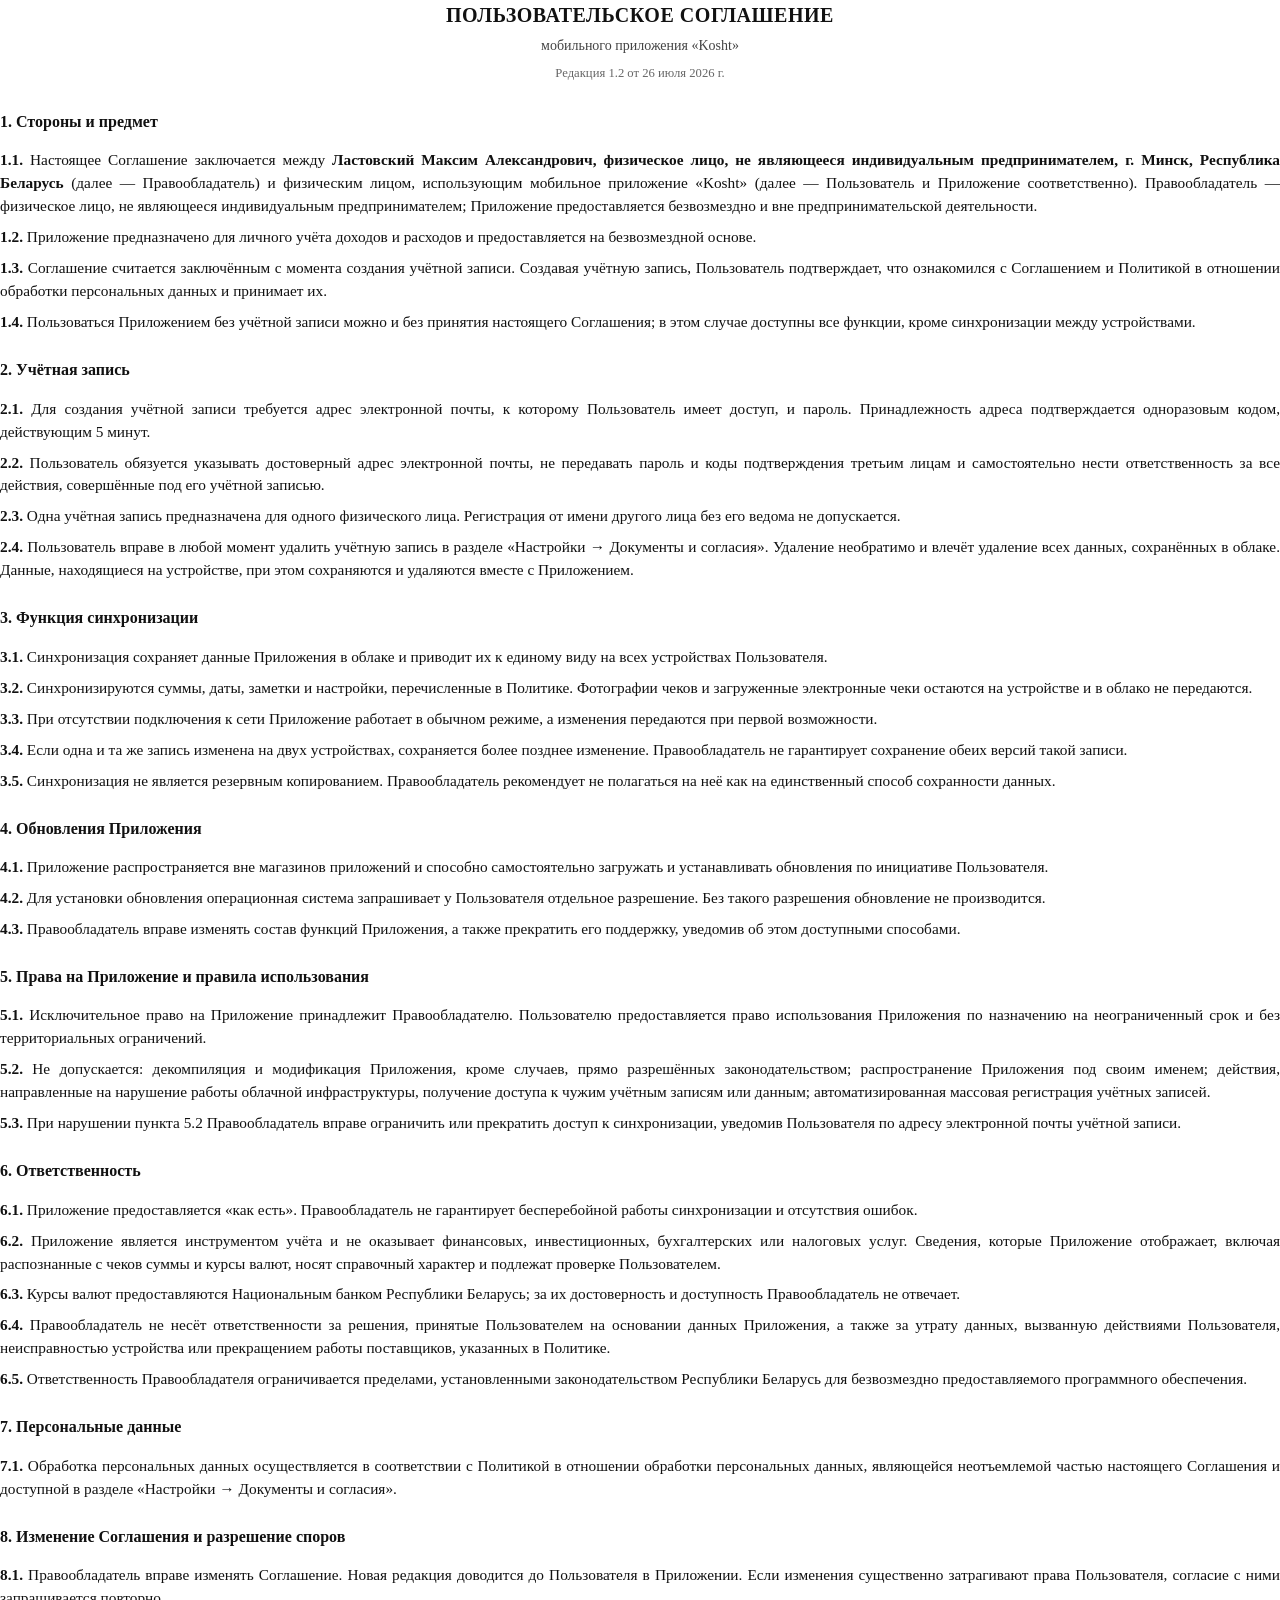
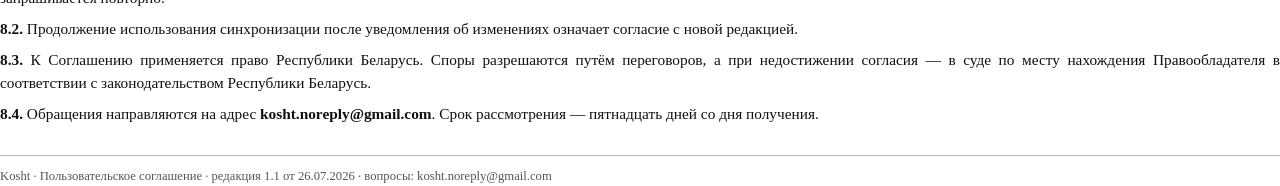
<file: docs/legal/terms.html>
<!DOCTYPE html>
<html lang="ru">
<head>
<meta charset="utf-8">
<title>Kosht — Пользовательское соглашение</title>
<link rel="stylesheet" href="_style.css">
</head>
<body>

<h1>Пользовательское соглашение</h1>
<p class="subtitle">мобильного приложения «Kosht»</p>
<p class="meta">Редакция 1.2 от 26 июля 2026 г.</p>

<section>
<h2>1. Стороны и предмет</h2>
<ol class="clauses">
  <li>Настоящее Соглашение заключается между <b>Ластовский Максим Александрович, физическое лицо, не являющееся индивидуальным предпринимателем, г. Минск, Республика Беларусь</b>
      (далее — Правообладатель) и физическим лицом, использующим мобильное приложение
      «Kosht» (далее — Пользователь и Приложение соответственно). Правообладатель —
      физическое лицо, не являющееся индивидуальным предпринимателем; Приложение
      предоставляется безвозмездно и вне предпринимательской деятельности.</li>
  <li>Приложение предназначено для личного учёта доходов и расходов и предоставляется
      на безвозмездной основе.</li>
  <li>Соглашение считается заключённым с момента создания учётной записи. Создавая
      учётную запись, Пользователь подтверждает, что ознакомился с Соглашением и
      Политикой в отношении обработки персональных данных и принимает их.</li>
  <li>Пользоваться Приложением без учётной записи можно и без принятия настоящего
      Соглашения; в этом случае доступны все функции, кроме синхронизации между
      устройствами.</li>
</ol>
</section>

<section>
<h2>2. Учётная запись</h2>
<ol class="clauses">
  <li>Для создания учётной записи требуется адрес электронной почты, к которому
      Пользователь имеет доступ, и пароль. Принадлежность адреса подтверждается
      одноразовым кодом, действующим 5 минут.</li>
  <li>Пользователь обязуется указывать достоверный адрес электронной почты, не
      передавать пароль и коды подтверждения третьим лицам и самостоятельно нести
      ответственность за все действия, совершённые под его учётной записью.</li>
  <li>Одна учётная запись предназначена для одного физического лица. Регистрация от
      имени другого лица без его ведома не допускается.</li>
  <li>Пользователь вправе в любой момент удалить учётную запись в разделе
      «Настройки → Документы и согласия». Удаление необратимо и влечёт удаление всех
      данных, сохранённых в облаке. Данные, находящиеся на устройстве, при этом
      сохраняются и удаляются вместе с Приложением.</li>
</ol>
</section>

<section>
<h2>3. Функция синхронизации</h2>
<ol class="clauses">
  <li>Синхронизация сохраняет данные Приложения в облаке и приводит их к единому виду
      на всех устройствах Пользователя.</li>
  <li>Синхронизируются суммы, даты, заметки и настройки, перечисленные в Политике.
      Фотографии чеков и загруженные электронные чеки остаются на устройстве и в
      облако не передаются.</li>
  <li>При отсутствии подключения к сети Приложение работает в обычном режиме, а
      изменения передаются при первой возможности.</li>
  <li>Если одна и та же запись изменена на двух устройствах, сохраняется более позднее
      изменение. Правообладатель не гарантирует сохранение обеих версий такой записи.</li>
  <li>Синхронизация не является резервным копированием. Правообладатель рекомендует
      не полагаться на неё как на единственный способ сохранности данных.</li>
</ol>
</section>

<section>
<h2>4. Обновления Приложения</h2>
<ol class="clauses">
  <li>Приложение распространяется вне магазинов приложений и способно самостоятельно
      загружать и устанавливать обновления по инициативе Пользователя.</li>
  <li>Для установки обновления операционная система запрашивает у Пользователя
      отдельное разрешение. Без такого разрешения обновление не производится.</li>
  <li>Правообладатель вправе изменять состав функций Приложения, а также прекратить
      его поддержку, уведомив об этом доступными способами.</li>
</ol>
</section>

<section>
<h2>5. Права на Приложение и правила использования</h2>
<ol class="clauses">
  <li>Исключительное право на Приложение принадлежит Правообладателю. Пользователю
      предоставляется право использования Приложения по назначению на неограниченный
      срок и без территориальных ограничений.</li>
  <li>Не допускается: декомпиляция и модификация Приложения, кроме случаев,
      прямо разрешённых законодательством; распространение Приложения под своим именем;
      действия, направленные на нарушение работы облачной инфраструктуры, получение
      доступа к чужим учётным записям или данным; автоматизированная массовая
      регистрация учётных записей.</li>
  <li>При нарушении пункта 5.2 Правообладатель вправе ограничить или прекратить доступ
      к синхронизации, уведомив Пользователя по адресу электронной почты учётной
      записи.</li>
</ol>
</section>

<section>
<h2>6. Ответственность</h2>
<ol class="clauses">
  <li>Приложение предоставляется «как есть». Правообладатель не гарантирует
      бесперебойной работы синхронизации и отсутствия ошибок.</li>
  <li>Приложение является инструментом учёта и не оказывает финансовых,
      инвестиционных, бухгалтерских или налоговых услуг. Сведения, которые Приложение
      отображает, включая распознанные с чеков суммы и курсы валют, носят справочный
      характер и подлежат проверке Пользователем.</li>
  <li>Курсы валют предоставляются Национальным банком Республики Беларусь; за их
      достоверность и доступность Правообладатель не отвечает.</li>
  <li>Правообладатель не несёт ответственности за решения, принятые Пользователем на
      основании данных Приложения, а также за утрату данных, вызванную действиями
      Пользователя, неисправностью устройства или прекращением работы поставщиков,
      указанных в Политике.</li>
  <li>Ответственность Правообладателя ограничивается пределами, установленными
      законодательством Республики Беларусь для безвозмездно предоставляемого
      программного обеспечения.</li>
</ol>
</section>

<section>
<h2>7. Персональные данные</h2>
<ol class="clauses">
  <li>Обработка персональных данных осуществляется в соответствии с Политикой в
      отношении обработки персональных данных, являющейся неотъемлемой частью
      настоящего Соглашения и доступной в разделе «Настройки → Документы и согласия».</li>
</ol>
</section>

<section>
<h2>8. Изменение Соглашения и разрешение споров</h2>
<ol class="clauses">
  <li>Правообладатель вправе изменять Соглашение. Новая редакция доводится до
      Пользователя в Приложении. Если изменения существенно затрагивают права
      Пользователя, согласие с ними запрашивается повторно.</li>
  <li>Продолжение использования синхронизации после уведомления об изменениях означает
      согласие с новой редакцией.</li>
  <li>К Соглашению применяется право Республики Беларусь. Споры разрешаются путём
      переговоров, а при недостижении согласия — в суде по месту нахождения
      Правообладателя в соответствии с законодательством Республики Беларусь.</li>
  <li>Обращения направляются на адрес <b>kosht.noreply@gmail.com</b>. Срок рассмотрения —
      пятнадцать дней со дня получения.</li>
</ol>
</section>

<footer>
Kosht · Пользовательское соглашение · редакция 1.1 от 26.07.2026 ·
вопросы: kosht.noreply@gmail.com
</footer>

</body>
</html>
</file>
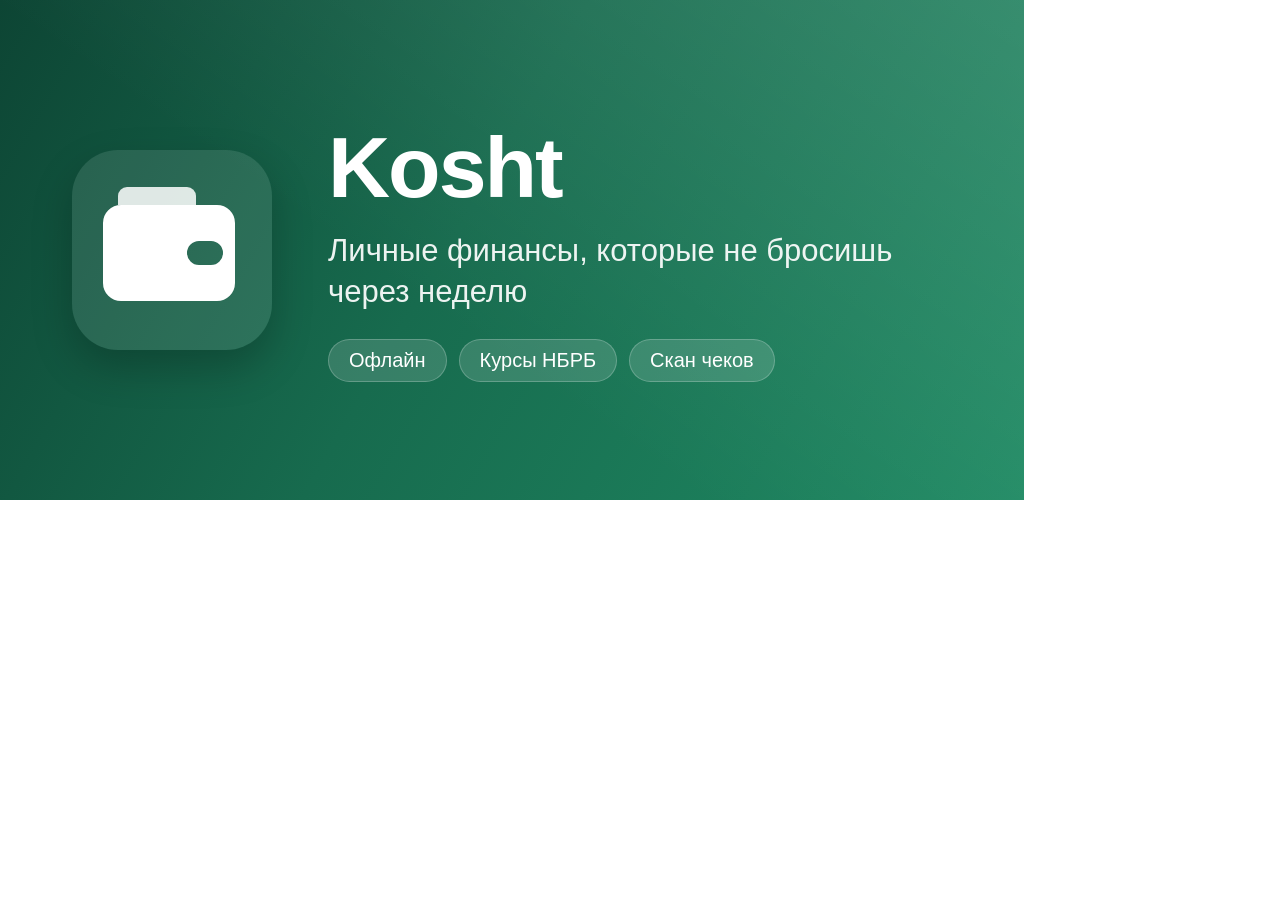
<file: docs/store/feature.html>
<!DOCTYPE html>
<html>
<head>
<meta charset="utf-8">
<style>
  html, body { margin: 0; padding: 0; width: 1024px; height: 500px; overflow: hidden; }
  .banner {
    position: relative; width: 1024px; height: 500px;
    background: linear-gradient(120deg, #0d4534 0%, #176B4E 45%, #1f8a63 100%);
    font-family: 'Segoe UI', Roboto, sans-serif; color: #fff;
    display: flex; align-items: center; gap: 56px; padding: 0 72px; box-sizing: border-box;
  }
  /* Soft light sweep, echoing the launcher icon's diagonal highlight. */
  .banner::after {
    content: ""; position: absolute; inset: 0;
    background: linear-gradient(215deg, rgba(255,255,255,.12), rgba(255,255,255,0) 60%);
  }
  .mark {
    flex: 0 0 auto; width: 200px; height: 200px; border-radius: 46px;
    background: rgba(255,255,255,.10); display: flex; align-items: center;
    justify-content: center; box-shadow: 0 18px 40px rgba(0,0,0,.22);
  }
  .txt { position: relative; z-index: 1; }
  h1 { font-size: 86px; margin: 0; letter-spacing: -2px; }
  p { font-size: 31px; margin: 14px 0 0; color: rgba(255,255,255,.92); line-height: 1.32; }
  .chips { margin-top: 26px; display: flex; gap: 12px; }
  .chip {
    font-size: 20px; padding: 9px 20px; border-radius: 999px;
    background: rgba(255,255,255,.14); border: 1px solid rgba(255,255,255,.22);
  }
</style>
</head>
<body>
<div class="banner">
  <div class="mark">
    <svg width="150" height="150" viewBox="30 30 50 50" xmlns="http://www.w3.org/2000/svg">
      <path fill="#FFFFFF" fill-opacity="0.85"
        d="M40,34 L60,34 A3,3 0 0 1 63,37 L63,40 L37,40 L37,37 A3,3 0 0 1 40,34 Z"/>
      <path fill="#FFFFFF" fill-rule="evenodd"
        d="M38,40 L70,40 A6,6 0 0 1 76,46 L76,66 A6,6 0 0 1 70,72 L38,72 A6,6 0 0 1 32,66 L32,46 A6,6 0 0 1 38,40 Z M64,52 L68,52 A4,4 0 0 1 72,56 A4,4 0 0 1 68,60 L64,60 A4,4 0 0 1 60,56 A4,4 0 0 1 64,52 Z"/>
    </svg>
  </div>
  <div class="txt">
    <h1>Kosht</h1>
    <p>Личные финансы, которые не бросишь<br>через неделю</p>
    <div class="chips">
      <span class="chip">Офлайн</span>
      <span class="chip">Курсы НБРБ</span>
      <span class="chip">Скан чеков</span>
    </div>
  </div>
</div>
</body>
</html>
</file>
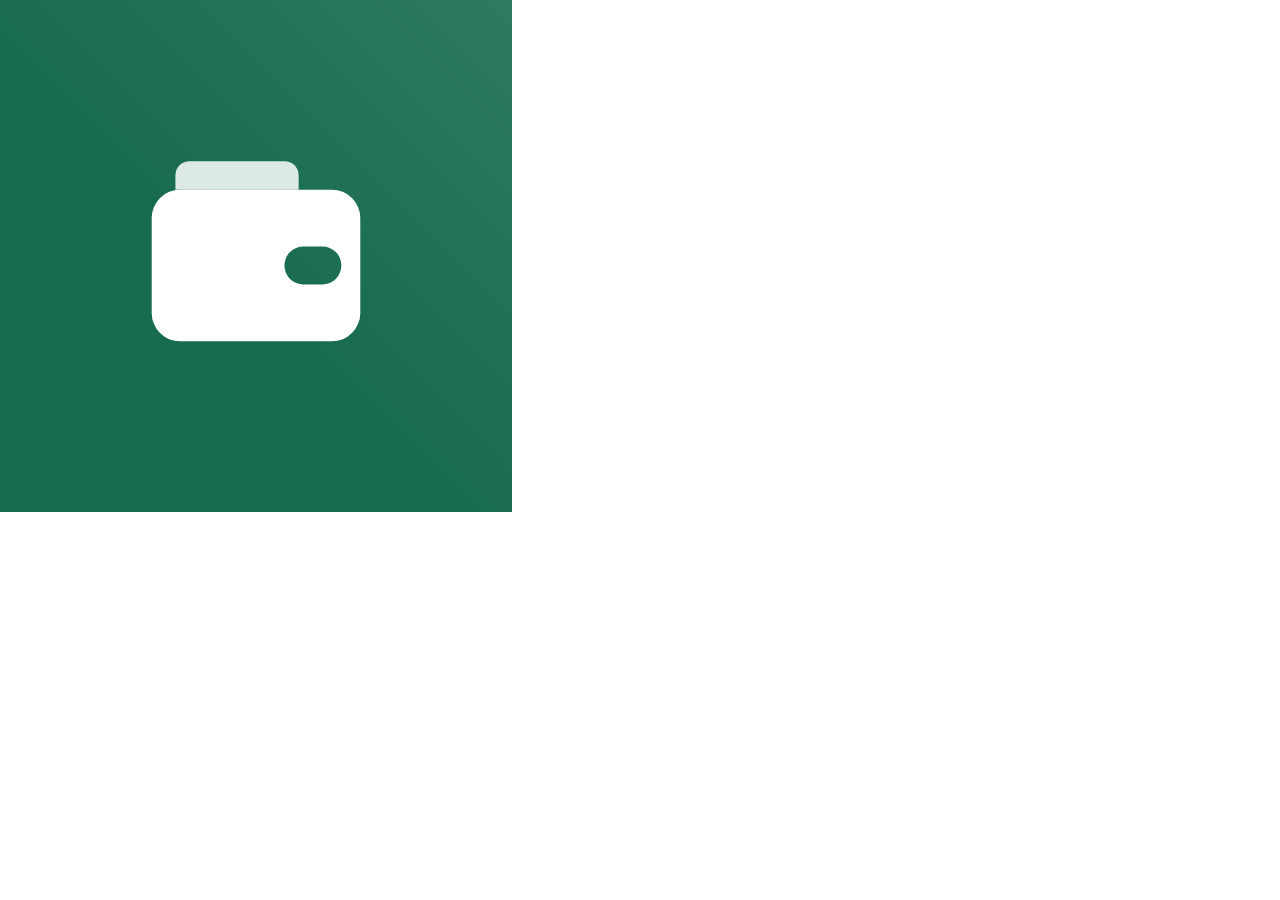
<file: docs/store/icon.html>
<!DOCTYPE html>
<html>
<head>
<meta charset="utf-8">
<style>
  html, body { margin: 0; padding: 0; width: 512px; height: 512px; overflow: hidden; }
  /* Same artwork as the adaptive launcher icon, flattened for stores. */
  .tile { position: relative; width: 512px; height: 512px; background: #176B4E; }
  .tile::after {
    content: ""; position: absolute; inset: 0;
    background: linear-gradient(225deg, rgba(255,255,255,.10), rgba(255,255,255,0) 55%);
  }
  svg { position: absolute; inset: 0; }
</style>
</head>
<body>
<div class="tile">
  <svg width="512" height="512" viewBox="0 0 108 108" xmlns="http://www.w3.org/2000/svg">
    <path fill="#FFFFFF" fill-opacity="0.85"
      d="M40,34 L60,34 A3,3 0 0 1 63,37 L63,40 L37,40 L37,37 A3,3 0 0 1 40,34 Z"/>
    <path fill="#FFFFFF" fill-rule="evenodd"
      d="M38,40 L70,40 A6,6 0 0 1 76,46 L76,66 A6,6 0 0 1 70,72 L38,72 A6,6 0 0 1 32,66 L32,46 A6,6 0 0 1 38,40 Z M64,52 L68,52 A4,4 0 0 1 72,56 A4,4 0 0 1 68,60 L64,60 A4,4 0 0 1 60,56 A4,4 0 0 1 64,52 Z"/>
  </svg>
</div>
</body>
</html>
</file>
<file: docs/legal/_style.css>
/* Deliberately plain: these are documents, not pages. Numbered clauses so
   anything in them can be cited, generous margins for reading on paper. */
@page { size: A4; margin: 20mm 18mm 18mm; }

body {
    font-family: "Times New Roman", Georgia, serif;
    font-size: 11.5pt;
    line-height: 1.5;
    color: #111;
    margin: 0;
}

h1 {
    font-size: 15pt;
    text-align: center;
    margin: 0 0 4pt;
    text-transform: uppercase;
    letter-spacing: 0.4pt;
}

.subtitle { text-align: center; font-size: 10.5pt; color: #444; margin: 0 0 6pt; }
.meta { text-align: center; font-size: 9.5pt; color: #666; margin: 0 0 20pt; }

h2 {
    font-size: 12pt;
    margin: 18pt 0 6pt;
    page-break-after: avoid;
}

p, li { text-align: justify; margin: 0 0 6pt; }

ol.clauses { padding-left: 0; list-style: none; counter-reset: clause; }
ol.clauses > li { counter-increment: clause; margin-bottom: 6pt; }
ol.clauses > li::before {
    content: counter(section) "." counter(clause) ". ";
    font-weight: bold;
}

section { counter-increment: section; }
body { counter-reset: section; }

ul { margin: 0 0 6pt; padding-left: 18pt; }
ul li { margin-bottom: 3pt; }

table { width: 100%; border-collapse: collapse; margin: 8pt 0 10pt; font-size: 10.5pt; }
th, td { border: 0.6pt solid #999; padding: 5pt 7pt; text-align: left; vertical-align: top; }
th { background: #f0f0f0; font-weight: bold; }

.fill { background: #fff3cd; padding: 0 3pt; border-bottom: 0.8pt dashed #a07800; }

.note {
    font-size: 10pt;
    border: 0.6pt solid #999;
    padding: 8pt 10pt;
    margin: 12pt 0;
    background: #fafafa;
}

footer {
    margin-top: 22pt;
    padding-top: 8pt;
    border-top: 0.6pt solid #bbb;
    font-size: 9.5pt;
    color: #555;
}
</file>
